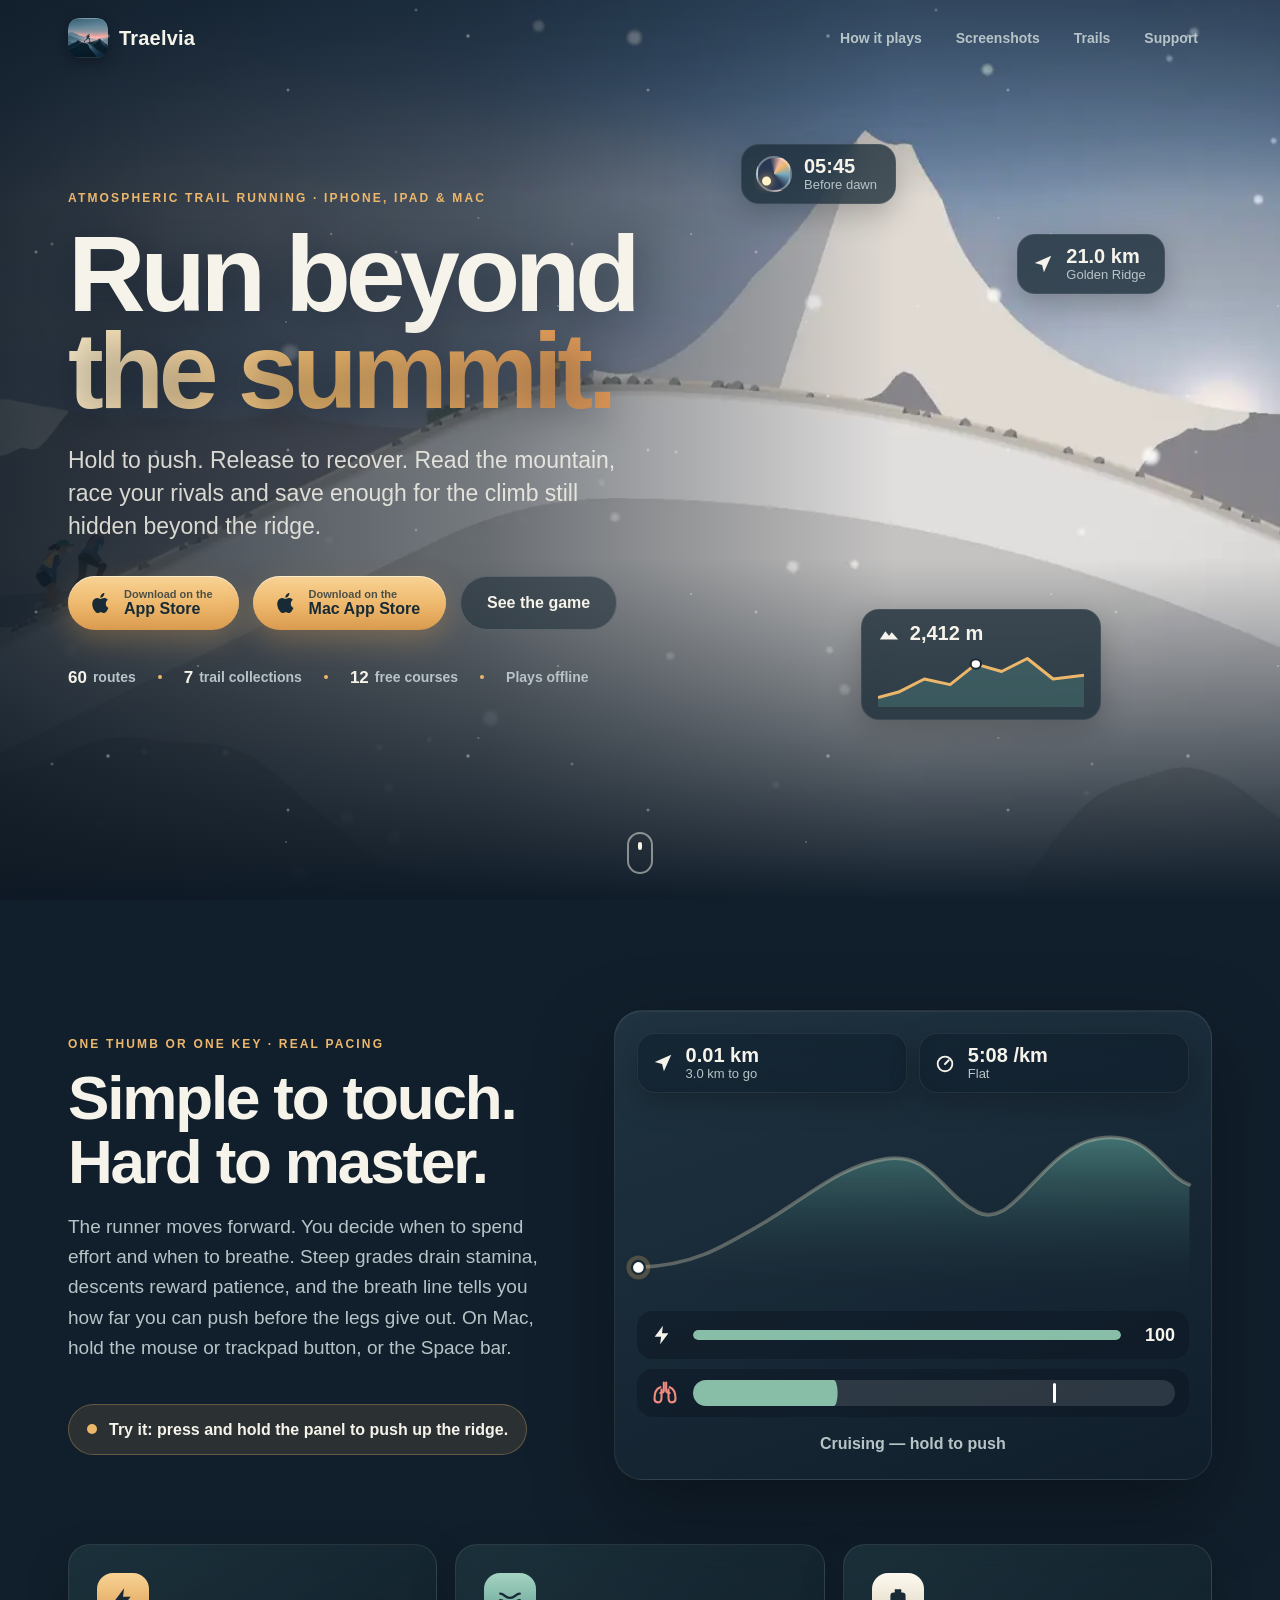
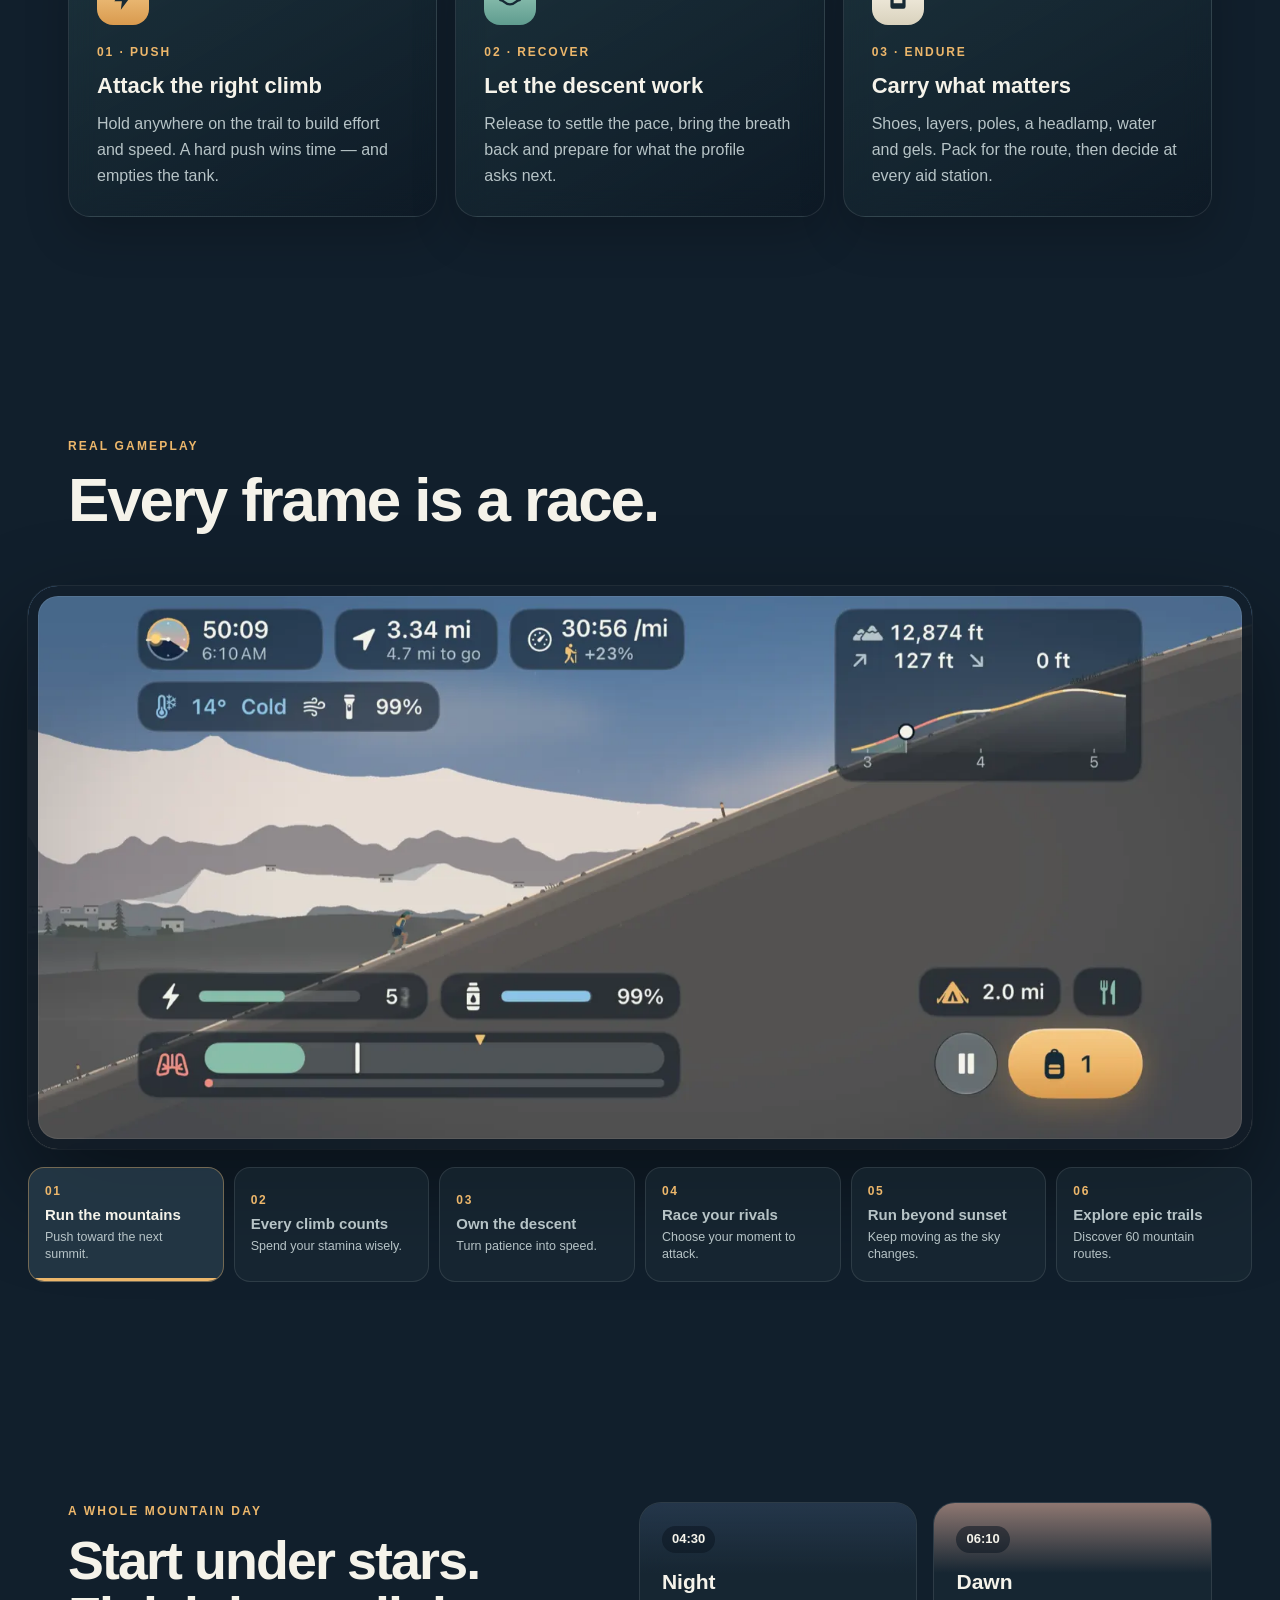
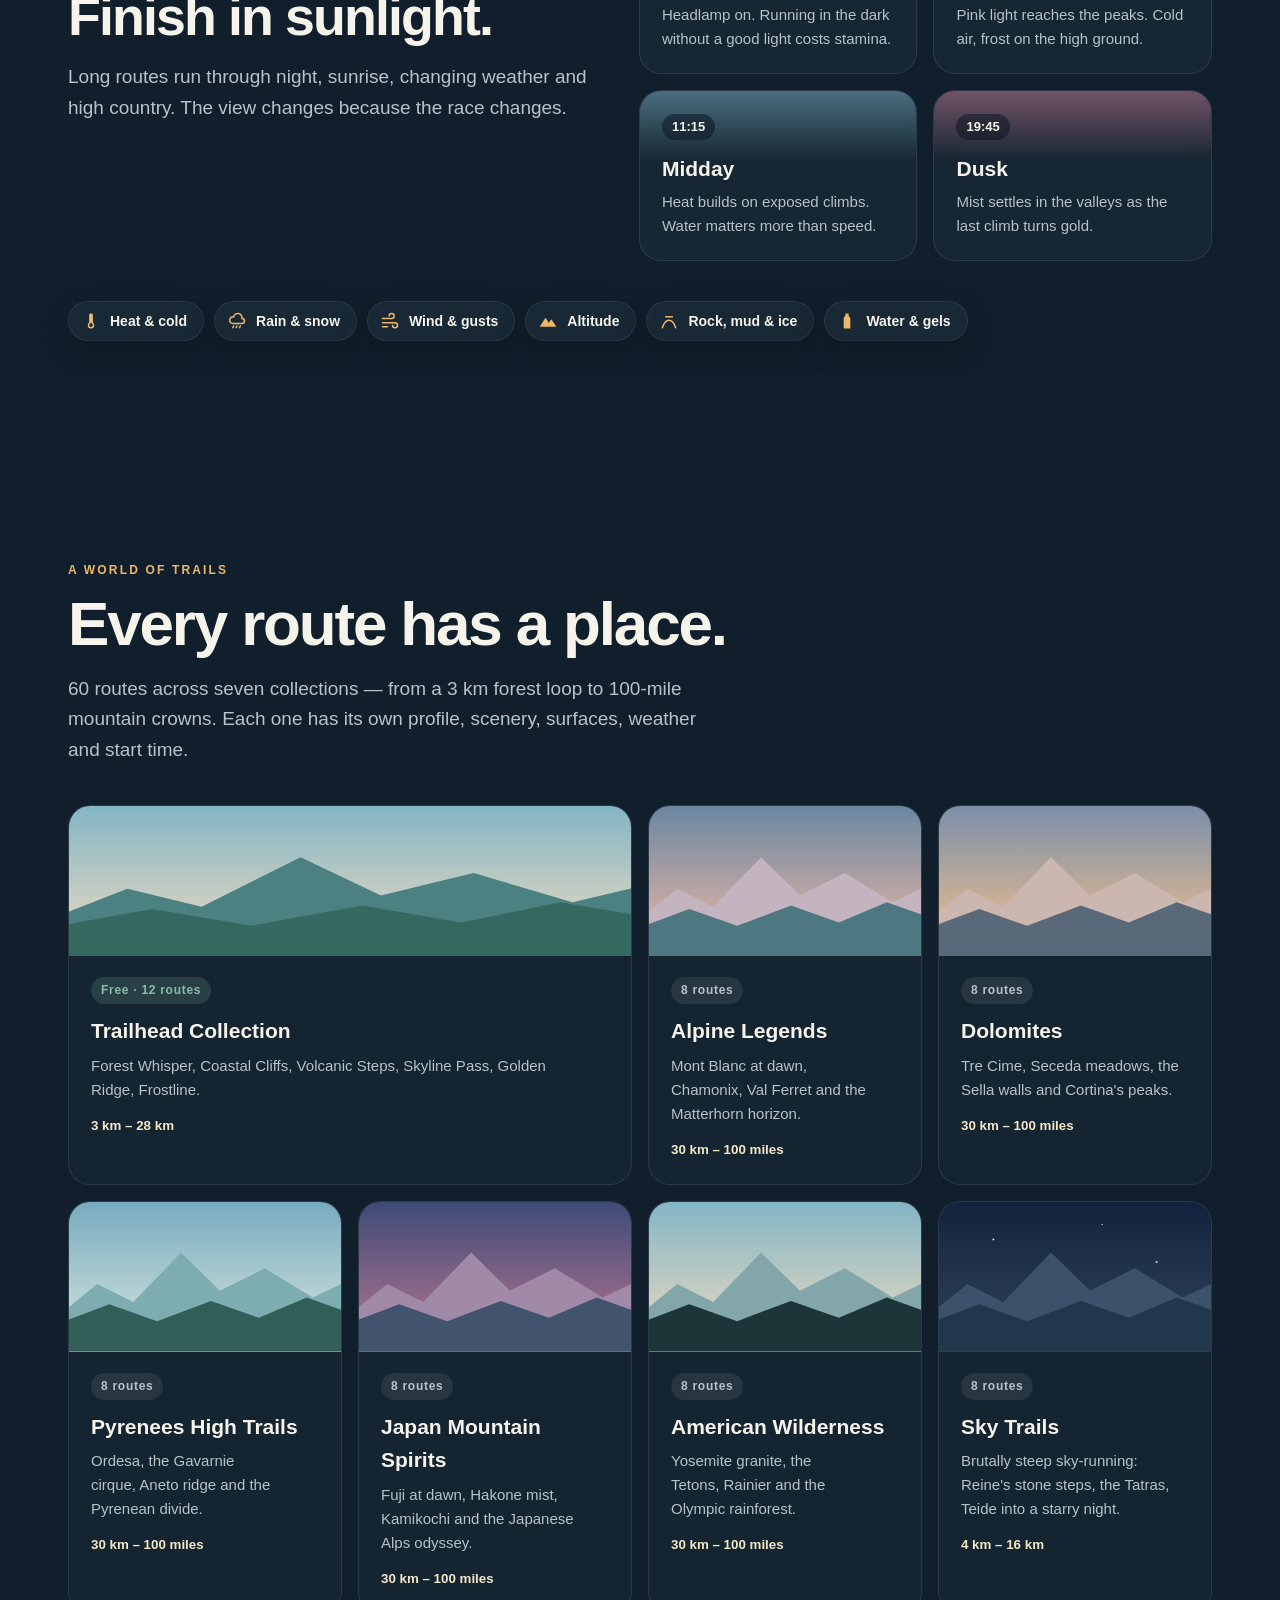
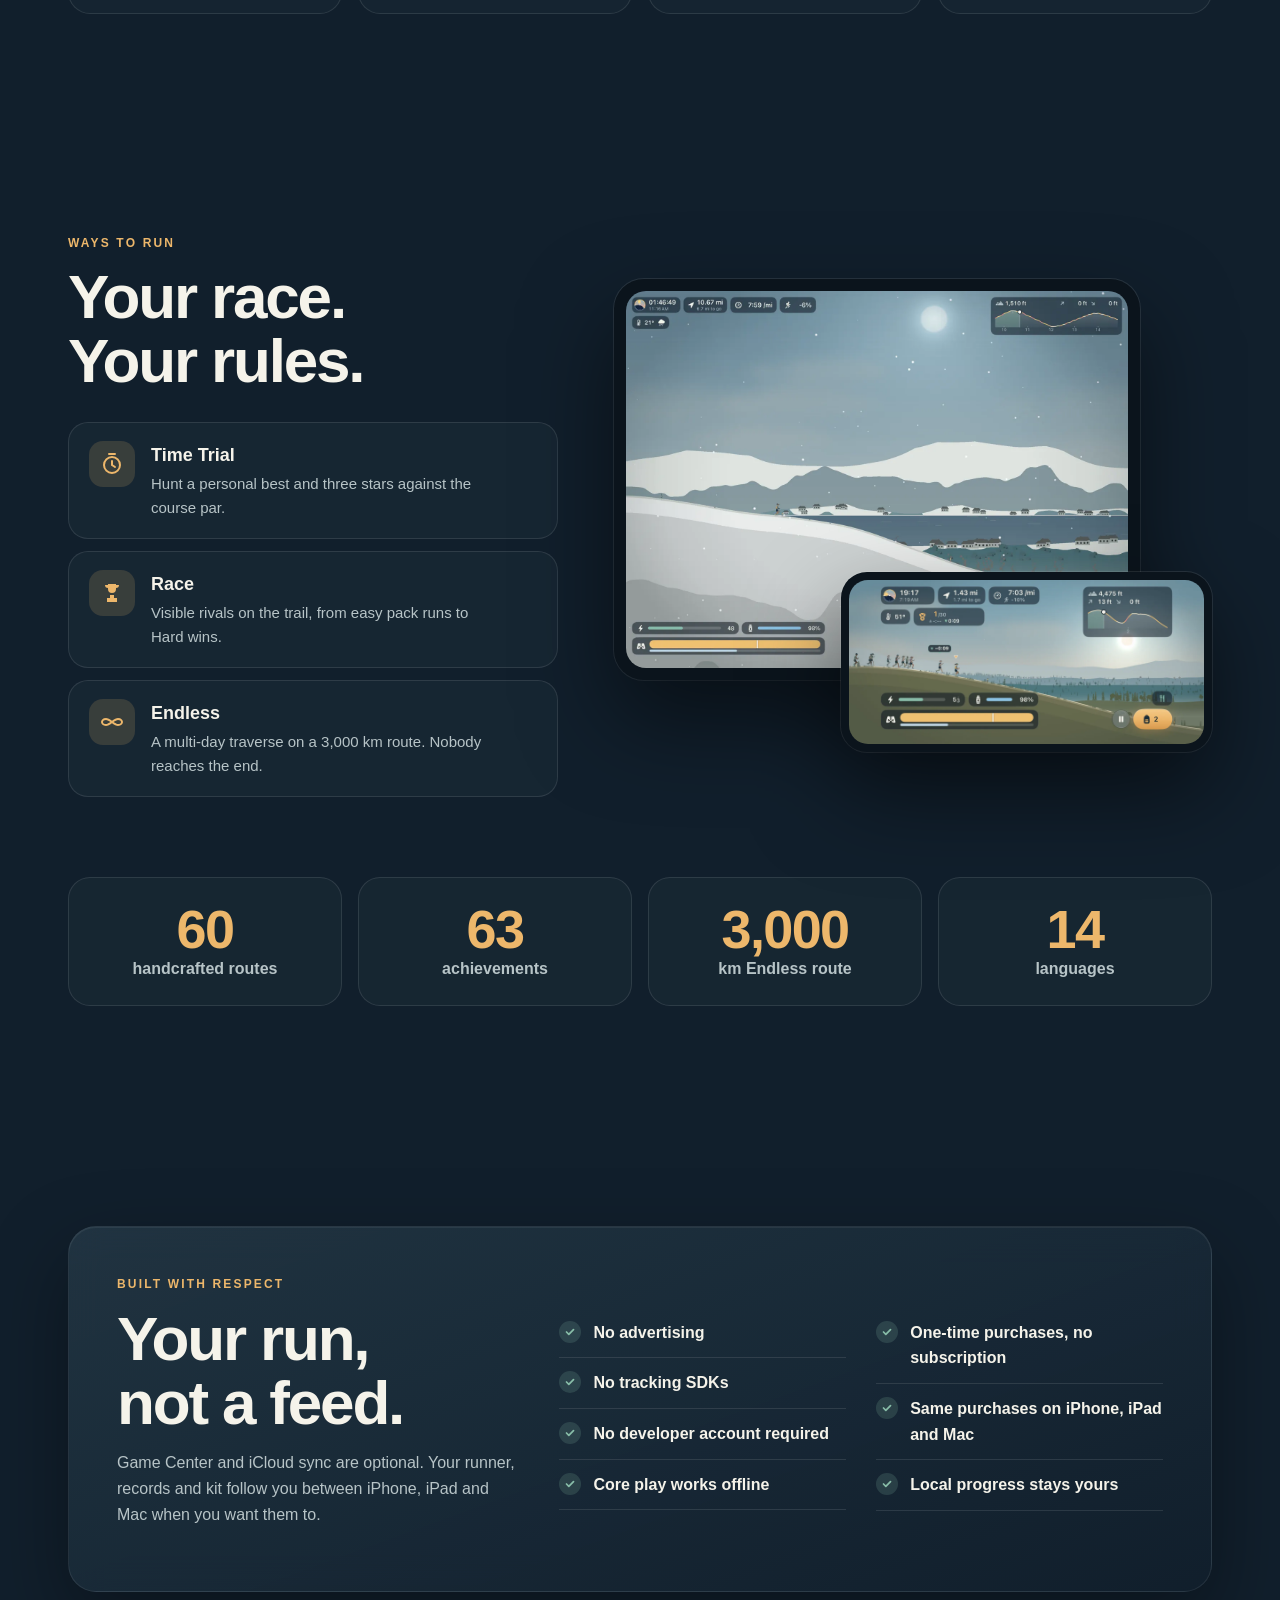
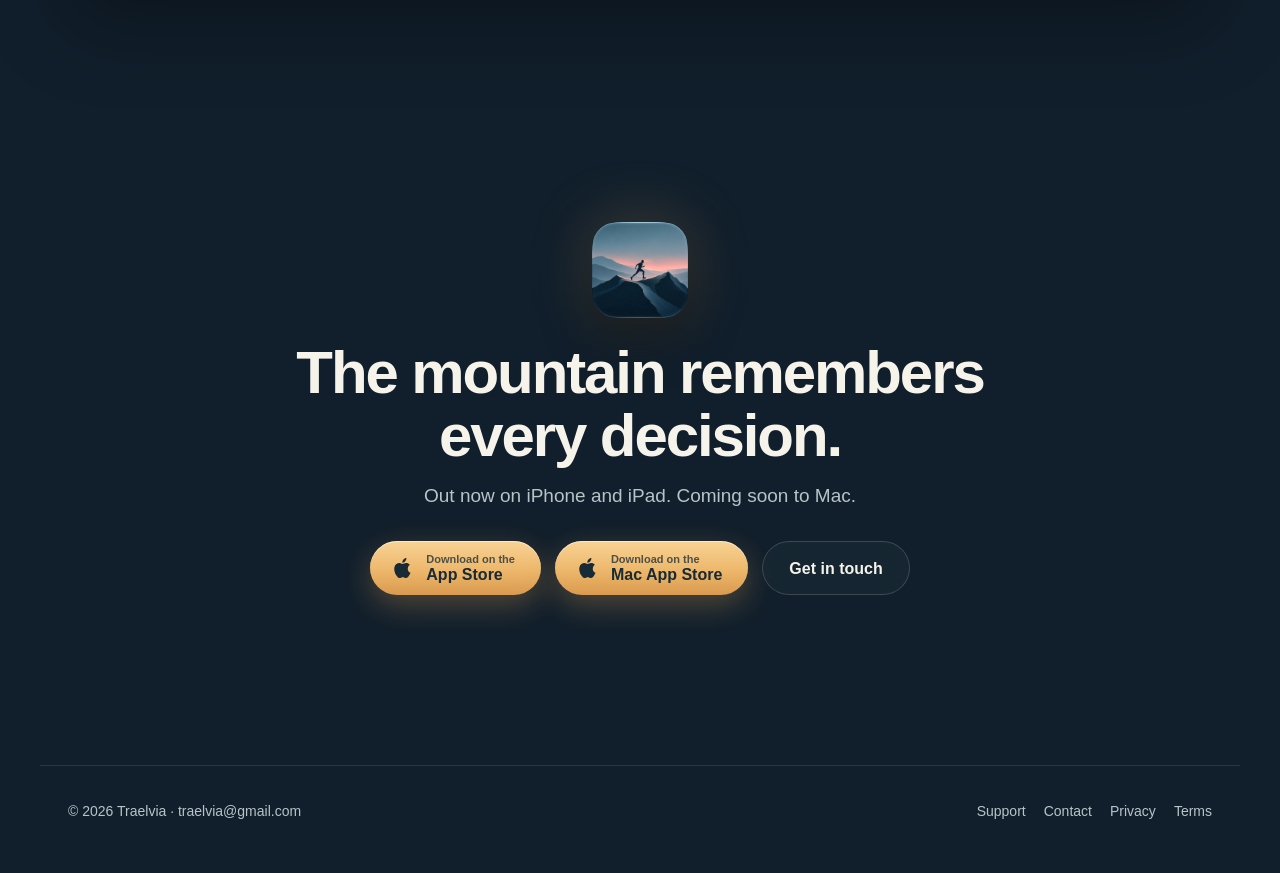
<file: index.html>
<!doctype html>
<html lang="en">
<head>
<meta charset="utf-8">
<meta name="viewport" content="width=device-width,initial-scale=1,viewport-fit=cover">
<title>Traelvia — Trail Running Through Mountains, Weather and Light</title>
<meta name="description" content="An atmospheric trail-running game for iPhone, iPad and Mac. Hold to push, release to recover, read the mountain and race rivals across 60 routes from dawn into night.">
<link rel="canonical" href="https://traelvia.github.io/">
<meta name="theme-color" content="#111f2c">
<meta name="apple-itunes-app" content="app-id=6827587445">
<meta property="og:type" content="website">
<meta property="og:site_name" content="Traelvia">
<meta property="og:url" content="https://traelvia.github.io/">
<meta property="og:title" content="Traelvia — Run beyond the summit">
<meta property="og:description" content="One thumb. Vast mountains. Every climb is a decision.">
<meta property="og:image" content="https://traelvia.github.io/media/og.jpg">
<meta name="twitter:card" content="summary_large_image">
<link rel="icon" href="icon.png">
<link rel="apple-touch-icon" href="icon.png">
<link rel="preload" as="image" href="media/hero-poster.webp" type="image/webp">
<link rel="stylesheet" href="styles.css">
<script src="site.js" defer></script>
<script type="application/ld+json">{"@context":"https://schema.org","@type":"VideoGame","name":"Traelvia","alternateName":"Traelvia: Trail Running","operatingSystem":"iOS, iPadOS, macOS","applicationCategory":"GameApplication","gamePlatform":["iPhone","iPad","Mac"],"genre":["Sports","Strategy"],"url":"https://traelvia.github.io/","image":"https://traelvia.github.io/media/og.jpg","installUrl":"https://apps.apple.com/app/id6827587445"}</script>
</head>
<body class="home">
<a class="skip" href="#main">Skip to content</a>

<!-- Fixed, scroll-driven sky: the page moves from night through dawn and day into dusk as you scroll. -->
<div class="sky" aria-hidden="true">
  <div class="sky-stars"></div>
  <div class="sky-sun"></div>
  <div class="sky-fog"></div>
  <svg class="sky-ridges" viewBox="0 0 1600 420" preserveAspectRatio="none">
    <path class="ridge r1" d="M0 250L120 170 210 222 360 82 470 178 590 108 730 228 840 148 960 218 1090 48 1240 208 1350 148 1500 258 1600 220V420H0Z"/>
    <path class="ridge r2" d="M0 310L110 240 230 280 390 160 490 250 620 190 760 300 900 210 1010 290 1140 170 1280 310 1390 250 1500 320 1600 290V420H0Z"/>
    <path class="ridge r3" d="M0 360L150 300 240 334 370 264 500 344 600 294 730 358 860 274 1000 352 1120 286 1220 340 1350 280 1500 364 1600 340V420H0Z"/>
  </svg>
</div>

<header class="site-nav" data-nav>
  <nav class="nav" aria-label="Primary">
    <a class="brand" href="./"><img src="icon.png" alt="" width="40" height="40"><span>Traelvia</span></a>
    <ul>
      <li><a href="#play">How it plays</a></li>
      <li><a href="#gallery">Screenshots</a></li>
      <li><a href="#world">Trails</a></li>
      <li><a href="support.html">Support</a></li>
    </ul>
  </nav>
</header>

<section class="hero" aria-labelledby="hero-title">
  <div class="hero-media" aria-hidden="true">
    <picture>
      <source srcset="media/hero-poster.webp" type="image/webp">
      <img class="hero-poster" src="media/hero-poster.jpg" alt="" width="1920" height="824">
    </picture>
    <video class="hero-video" muted loop playsinline preload="none" data-hero-video data-src="media/hero.mp4"></video>
    <div class="hero-shade"></div>
    <div class="hero-snow"></div>
  </div>

  <!-- Decorative HUD chips that mirror the in-game run HUD. -->
  <div class="hud-float" aria-hidden="true">
    <div class="hud chip c1"><span class="dial"></span><span><b data-clock>05:42</b><small>Before dawn</small></span></div>
    <div class="hud chip c2"><svg viewBox="0 0 24 24" class="ic"><path d="M3 11 21 3l-8 18-2-8-8-2Z"/></svg><span><b>21.0 km</b><small>Golden Ridge</small></span></div>
    <div class="hud chip c3 profile-chip">
      <span class="pc-head"><svg viewBox="0 0 24 24" class="ic"><path d="m2 18 6-9 4 5 3-4 7 8Z"/></svg><b>2,412 m</b></span>
      <svg class="mini-profile" viewBox="0 0 200 60" preserveAspectRatio="none"><path class="mp-fill" d="M0 50 20 44 45 30 70 36 95 14 120 22 145 8 170 30 200 26V60H0Z"/><path class="mp-line" d="M0 50 20 44 45 30 70 36 95 14 120 22 145 8 170 30 200 26"/><circle class="mp-dot" cx="95" cy="14" r="5"/></svg>
    </div>
  </div>

  <div class="hero-inner">
    <p class="kicker">Atmospheric trail running · iPhone, iPad &amp; Mac</p>
    <h1 id="hero-title">Run beyond <em>the summit.</em></h1>
    <p class="lead">Hold to push. Release to recover. Read the mountain, race your rivals and save enough for the climb still hidden beyond the ridge.</p>
    <div class="actions">
      <a class="button store" href="https://apps.apple.com/app/id6827587445" rel="noopener"><svg viewBox="0 0 24 24" class="ic" aria-hidden="true"><path d="M16.4 12.6c0-2.3 1.9-3.4 2-3.5-1.1-1.6-2.8-1.8-3.4-1.8-1.4-.1-2.8.9-3.5.9s-1.8-.9-3-.8c-1.5 0-3 .9-3.8 2.3-1.6 2.8-.4 7 1.2 9.3.8 1.1 1.7 2.4 2.9 2.3 1.2 0 1.6-.7 3-.7s1.8.7 3 .7c1.3 0 2.1-1.1 2.8-2.3.9-1.3 1.3-2.6 1.3-2.6s-2.5-1-2.5-3.8ZM14.1 5.8c.6-.8 1.1-1.9 1-3-.9 0-2.1.6-2.7 1.4-.6.7-1.1 1.8-1 2.9 1 .1 2.1-.5 2.7-1.3Z"/></svg><span><small>Download on the</small>App Store</span></a>
      <a class="button store mac" href="https://apps.apple.com/app/id6827587445?platform=mac" rel="noopener"><svg viewBox="0 0 24 24" class="ic" aria-hidden="true"><path d="M16.4 12.6c0-2.3 1.9-3.4 2-3.5-1.1-1.6-2.8-1.8-3.4-1.8-1.4-.1-2.8.9-3.5.9s-1.8-.9-3-.8c-1.5 0-3 .9-3.8 2.3-1.6 2.8-.4 7 1.2 9.3.8 1.1 1.7 2.4 2.9 2.3 1.2 0 1.6-.7 3-.7s1.8.7 3 .7c1.3 0 2.1-1.1 2.8-2.3.9-1.3 1.3-2.6 1.3-2.6s-2.5-1-2.5-3.8ZM14.1 5.8c.6-.8 1.1-1.9 1-3-.9 0-2.1.6-2.7 1.4-.6.7-1.1 1.8-1 2.9 1 .1 2.1-.5 2.7-1.3Z"/></svg><span><small>Download on the</small>Mac App Store</span></a>
      <a class="button ghost" href="#gallery">See the game</a>
    </div>
    <ul class="hero-facts" aria-label="At a glance">
      <li><b>60</b> routes</li>
      <li><b>7</b> trail collections</li>
      <li><b>12</b> free courses</li>
      <li>Plays offline</li>
    </ul>
  </div>
  <a class="scroll-cue" href="#play" aria-label="Scroll to how it plays"><span></span></a>
</section>

<main id="main">

  <section class="section" id="play" aria-labelledby="play-title">
    <div class="split">
      <div>
        <p class="eyebrow">One thumb or one key · Real pacing</p>
        <h2 id="play-title">Simple to touch.<br>Hard to master.</h2>
        <p class="section-lead">The runner moves forward. You decide when to spend effort and when to breathe. Steep grades drain stamina, descents reward patience, and the breath line tells you how far you can push before the legs give out. On Mac, hold the mouse or trackpad button, or the Space bar.</p>
        <p class="try-hint"><span class="pulse-dot" aria-hidden="true"></span>Try it: press and hold the panel to push up the ridge.</p>
      </div>

      <!-- Interactive mini run: hold to push, release to recover. Mirrors the in-game HUD. -->
      <div class="demo hud-panel" data-demo tabindex="0" role="application" aria-label="Pacing demo. Press and hold, or hold the space bar, to push the effort; release to recover.">
        <div class="demo-top">
          <div class="hud chip"><svg viewBox="0 0 24 24" class="ic"><path d="M3 11 21 3l-8 18-2-8-8-2Z"/></svg><span><b data-demo-dist>0.00 km</b><small data-demo-togo>3.0 km to go</small></span></div>
          <div class="hud chip"><svg viewBox="0 0 24 24" class="ic"><circle cx="12" cy="13" r="8" fill="none" stroke="currentColor" stroke-width="2"/><path d="m12 13 4-4" stroke="currentColor" stroke-width="2.2" stroke-linecap="round"/></svg><span><b data-demo-pace>—</b><small data-demo-grade>Flat</small></span></div>
        </div>
        <svg class="demo-profile" viewBox="0 0 600 200" preserveAspectRatio="none" aria-hidden="true">
          <defs>
            <linearGradient id="demoFill" x1="0" y1="0" x2="0" y2="1"><stop offset="0" stop-color="#477b78" stop-opacity=".9"/><stop offset="1" stop-color="#172a35" stop-opacity="0"/></linearGradient>
          </defs>
          <path class="dp-fill" d="M0 170 C60 168 90 150 140 120 S220 60 270 52 330 90 370 110 440 40 500 30 570 70 600 80 V200 H0Z"/>
          <path class="dp-line" data-demo-path d="M0 170 C60 168 90 150 140 120 S220 60 270 52 330 90 370 110 440 40 500 30 570 70 600 80"/>
          <path class="dp-done" data-demo-done d="M0 170 C60 168 90 150 140 120 S220 60 270 52 330 90 370 110 440 40 500 30 570 70 600 80"/>
          <g data-demo-runner><circle r="13" class="dp-halo"/><circle r="7" class="dp-dot"/></g>
        </svg>
        <div class="demo-bars">
          <div class="bar-row"><svg viewBox="0 0 24 24" class="ic bolt"><path d="M13 2 4 14h7l-1 8 9-12h-7Z"/></svg><div class="bar"><i class="fill stamina" data-demo-stamina></i></div><b data-demo-stamina-n>100</b></div>
          <div class="bar-row effort"><svg viewBox="0 0 24 24" class="ic lungs"><path d="M11 3v7c0 1-1 2-2 2H8M13 3v7c0 1 1 2 2 2h1M8 7C5 8 3 12 3 17c0 2 1 3 3 3s3-1 3-4V9M16 7c3 1 5 5 5 10 0 2-1 3-3 3s-3-1-3-4V9" fill="none" stroke="currentColor" stroke-width="1.8" stroke-linecap="round"/></svg><div class="bar tall"><i class="fill effort-fill" data-demo-effort></i><i class="breath" data-demo-breath></i></div></div>
        </div>
        <p class="demo-status" data-demo-status aria-live="polite">Hold to push</p>
      </div>
    </div>

    <div class="features">
      <article class="card">
        <span class="badge-ic"><svg viewBox="0 0 24 24"><path d="M13 2 4 14h7l-1 8 9-12h-7Z"/></svg></span>
        <span class="number">01 · Push</span>
        <h3>Attack the right climb</h3>
        <p>Hold anywhere on the trail to build effort and speed. A hard push wins time — and empties the tank.</p>
      </article>
      <article class="card">
        <span class="badge-ic teal"><svg viewBox="0 0 24 24"><path d="M3 7c4 0 4 4 9 4s5-4 9-4M3 13c4 0 4 4 9 4s5-4 9-4" fill="none" stroke="currentColor" stroke-width="2.2" stroke-linecap="round"/></svg></span>
        <span class="number">02 · Recover</span>
        <h3>Let the descent work</h3>
        <p>Release to settle the pace, bring the breath back and prepare for what the profile asks next.</p>
      </article>
      <article class="card">
        <span class="badge-ic cream"><svg viewBox="0 0 24 24"><path d="M9 3h6v3h1a3 3 0 0 1 3 3v10a2 2 0 0 1-2 2H7a2 2 0 0 1-2-2V9a3 3 0 0 1 3-3h1Zm-1 10v3h8v-3Z"/></svg></span>
        <span class="number">03 · Endure</span>
        <h3>Carry what matters</h3>
        <p>Shoes, layers, poles, a headlamp, water and gels. Pack for the route, then decide at every aid station.</p>
      </article>
    </div>
  </section>

  <section class="gallery-wrap" id="gallery" aria-labelledby="gallery-title">
    <div class="section narrow-top">
      <p class="eyebrow">Real gameplay</p>
      <h2 id="gallery-title">Every frame is a race.</h2>
    </div>
    <div class="gallery" data-gallery>
      <div class="stage">
        <figure class="shot is-active" data-shot>
          <picture><source srcset="media/01-run-the-mountains.webp" type="image/webp"><img src="media/01-run-the-mountains.jpg" alt="A runner climbing a long snowy ridge at dawn, with the run HUD showing time, distance, pace, temperature, elevation profile, stamina and water." width="1600" height="736" loading="lazy" decoding="async"></picture>
        </figure>
        <figure class="shot" data-shot>
          <picture><source srcset="media/02-every-climb-counts.webp" type="image/webp"><img src="media/02-every-climb-counts.jpg" alt="A steep climb where stamina runs low and the effort bar decides the pace." width="1600" height="736" loading="lazy" decoding="async"></picture>
        </figure>
        <figure class="shot" data-shot>
          <picture><source srcset="media/03-own-the-descent.webp" type="image/webp"><img src="media/03-own-the-descent.jpg" alt="A runner with a headlamp descending at dusk beneath a volcano above a sea of mist." width="1600" height="736" loading="lazy" decoding="async"></picture>
        </figure>
        <figure class="shot" data-shot>
          <picture><source srcset="media/04-race-your-rivals.webp" type="image/webp"><img src="media/04-race-your-rivals.jpg" alt="Leading a field of thirty rivals along a forest ridge above a lake in morning sun." width="1600" height="736" loading="lazy" decoding="async"></picture>
        </figure>
        <figure class="shot" data-shot>
          <picture><source srcset="media/05-run-beyond-sunset.webp" type="image/webp"><img src="media/05-run-beyond-sunset.jpg" alt="A night run along the coast under the moon, lit by a headlamp." width="1600" height="736" loading="lazy" decoding="async"></picture>
        </figure>
        <figure class="shot" data-shot>
          <picture><source srcset="media/06-explore-epic-trails.webp" type="image/webp"><img src="media/06-explore-epic-trails.jpg" alt="Running through falling snow past a frozen fjord and a village of small cabins." width="1600" height="736" loading="lazy" decoding="async"></picture>
        </figure>
      </div>
      <div class="gallery-tabs" role="tablist" aria-label="Screenshots">
        <button role="tab" aria-selected="true" data-tab><span class="t-n">01</span><b>Run the mountains</b><small>Push toward the next summit.</small><i class="t-progress"></i></button>
        <button role="tab" aria-selected="false" data-tab><span class="t-n">02</span><b>Every climb counts</b><small>Spend your stamina wisely.</small><i class="t-progress"></i></button>
        <button role="tab" aria-selected="false" data-tab><span class="t-n">03</span><b>Own the descent</b><small>Turn patience into speed.</small><i class="t-progress"></i></button>
        <button role="tab" aria-selected="false" data-tab><span class="t-n">04</span><b>Race your rivals</b><small>Choose your moment to attack.</small><i class="t-progress"></i></button>
        <button role="tab" aria-selected="false" data-tab><span class="t-n">05</span><b>Run beyond sunset</b><small>Keep moving as the sky changes.</small><i class="t-progress"></i></button>
        <button role="tab" aria-selected="false" data-tab><span class="t-n">06</span><b>Explore epic trails</b><small>Discover 60 mountain routes.</small><i class="t-progress"></i></button>
      </div>
    </div>
  </section>

  <section class="section" aria-labelledby="day-title">
    <div class="day">
      <div class="day-copy reveal">
        <p class="eyebrow">A whole mountain day</p>
        <h2 id="day-title">Start under stars.<br>Finish in sunlight.</h2>
        <p class="section-lead">Long routes run through night, sunrise, changing weather and high country. The view changes because the race changes.</p>
      </div>
      <ol class="timeline">
        <li class="reveal t-night"><span class="t-time">04:30</span><b>Night</b><p>Headlamp on. Running in the dark without a good light costs stamina.</p></li>
        <li class="reveal t-dawn"><span class="t-time">06:10</span><b>Dawn</b><p>Pink light reaches the peaks. Cold air, frost on the high ground.</p></li>
        <li class="reveal t-day"><span class="t-time">11:15</span><b>Midday</b><p>Heat builds on exposed climbs. Water matters more than speed.</p></li>
        <li class="reveal t-dusk"><span class="t-time">19:45</span><b>Dusk</b><p>Mist settles in the valleys as the last climb turns gold.</p></li>
      </ol>
    </div>
    <div class="conditions reveal" aria-label="Course conditions">
      <span class="hud chip sm"><svg viewBox="0 0 24 24" class="ic"><path d="M12 3v11M9 17a3 3 0 1 0 6 0c0-1.2-.7-2.2-1.6-2.7V5a1.4 1.4 0 0 0-2.8 0v9.3A3 3 0 0 0 9 17Z" fill="none" stroke="currentColor" stroke-width="1.8"/></svg>Heat &amp; cold</span>
      <span class="hud chip sm"><svg viewBox="0 0 24 24" class="ic"><path d="M7 15a4 4 0 1 1 1-7.9A5 5 0 0 1 18 9a3 3 0 0 1 0 6Zm1 3-1 2m5-2-1 2m5-2-1 2" fill="none" stroke="currentColor" stroke-width="1.8" stroke-linecap="round"/></svg>Rain &amp; snow</span>
      <span class="hud chip sm"><svg viewBox="0 0 24 24" class="ic"><path d="M3 9h11a3 3 0 1 0-3-3M3 14h15a3 3 0 1 1-3 3M3 19h6" fill="none" stroke="currentColor" stroke-width="1.8" stroke-linecap="round"/></svg>Wind &amp; gusts</span>
      <span class="hud chip sm"><svg viewBox="0 0 24 24" class="ic"><path d="m2 19 7-11 4 6 3-4 6 9Z"/></svg>Altitude</span>
      <span class="hud chip sm"><svg viewBox="0 0 24 24" class="ic"><path d="M4 20c2-6 5-9 8-9s6 3 8 9M8 7h8" fill="none" stroke="currentColor" stroke-width="1.8" stroke-linecap="round"/></svg>Rock, mud &amp; ice</span>
      <span class="hud chip sm"><svg viewBox="0 0 24 24" class="ic"><path d="M10 3h4v3l2 2v12a1 1 0 0 1-1 1H9a1 1 0 0 1-1-1V8l2-2Z"/></svg>Water &amp; gels</span>
    </div>
  </section>

  <section class="section" id="world" aria-labelledby="world-title">
    <p class="eyebrow">A world of trails</p>
    <h2 id="world-title">Every route has a place.</h2>
    <p class="section-lead">60 routes across seven collections — from a 3 km forest loop to 100-mile mountain crowns. Each one has its own profile, scenery, surfaces, weather and start time.</p>
    <div class="packs">
      <article class="pack p-trailhead reveal"><div class="pack-art" aria-hidden="true"></div><div class="pack-body"><span class="tag free">Free · 12 routes</span><h3>Trailhead Collection</h3><p>Forest Whisper, Coastal Cliffs, Volcanic Steps, Skyline Pass, Golden Ridge, Frostline.</p><small>3 km – 28 km</small></div></article>
      <article class="pack p-alpine reveal"><div class="pack-art" aria-hidden="true"></div><div class="pack-body"><span class="tag">8 routes</span><h3>Alpine Legends</h3><p>Mont Blanc at dawn, Chamonix, Val Ferret and the Matterhorn horizon.</p><small>30 km – 100 miles</small></div></article>
      <article class="pack p-dolomites reveal"><div class="pack-art" aria-hidden="true"></div><div class="pack-body"><span class="tag">8 routes</span><h3>Dolomites</h3><p>Tre Cime, Seceda meadows, the Sella walls and Cortina's peaks.</p><small>30 km – 100 miles</small></div></article>
      <article class="pack p-pyrenees reveal"><div class="pack-art" aria-hidden="true"></div><div class="pack-body"><span class="tag">8 routes</span><h3>Pyrenees High Trails</h3><p>Ordesa, the Gavarnie cirque, Aneto ridge and the Pyrenean divide.</p><small>30 km – 100 miles</small></div></article>
      <article class="pack p-japan reveal"><div class="pack-art" aria-hidden="true"></div><div class="pack-body"><span class="tag">8 routes</span><h3>Japan Mountain Spirits</h3><p>Fuji at dawn, Hakone mist, Kamikochi and the Japanese Alps odyssey.</p><small>30 km – 100 miles</small></div></article>
      <article class="pack p-america reveal"><div class="pack-art" aria-hidden="true"></div><div class="pack-body"><span class="tag">8 routes</span><h3>American Wilderness</h3><p>Yosemite granite, the Tetons, Rainier and the Olympic rainforest.</p><small>30 km – 100 miles</small></div></article>
      <article class="pack p-sky reveal"><div class="pack-art" aria-hidden="true"></div><div class="pack-body"><span class="tag">8 routes</span><h3>Sky Trails</h3><p>Brutally steep sky-running: Reine's stone steps, the Tatras, Teide into a starry night.</p><small>4 km – 16 km</small></div></article>
    </div>
  </section>

  <section class="section" aria-labelledby="modes-title">
    <div class="modes-grid">
      <div class="reveal">
        <p class="eyebrow">Ways to run</p>
        <h2 id="modes-title">Your race. Your rules.</h2>
        <div class="modes">
          <div class="mode"><span class="mode-ic"><svg viewBox="0 0 24 24"><circle cx="12" cy="13" r="8" fill="none" stroke="currentColor" stroke-width="2"/><path d="M12 9v4l3 2M9 2h6" fill="none" stroke="currentColor" stroke-width="2" stroke-linecap="round"/></svg></span><div><b>Time Trial</b><p>Hunt a personal best and three stars against the course par.</p></div></div>
          <div class="mode"><span class="mode-ic"><svg viewBox="0 0 24 24"><path d="M8 3h8v5a4 4 0 0 1-8 0Zm-3 1h3v3a3 3 0 0 1-3-3Zm14 0h-3v3a3 3 0 0 0 3-3ZM10 14h4v3h3v4H7v-4h3Z"/></svg></span><div><b>Race</b><p>Visible rivals on the trail, from easy pack runs to Hard wins.</p></div></div>
          <div class="mode"><span class="mode-ic"><svg viewBox="0 0 24 24"><path d="M6 9c-3 0-4 2-4 3s1 3 4 3c4 0 8-6 12-6 3 0 4 2 4 3s-1 3-4 3c-4 0-8-6-12-6Z" fill="none" stroke="currentColor" stroke-width="2"/></svg></span><div><b>Endless</b><p>A multi-day traverse on a 3,000 km route. Nobody reaches the end.</p></div></div>
        </div>
      </div>
      <div class="devices reveal">
        <figure class="device ipad">
          <picture><source srcset="media/ipad-explore.webp" type="image/webp"><img src="media/ipad-explore.jpg" alt="Traelvia running on iPad in a snowy Arctic landscape." width="1400" height="1050" loading="lazy" decoding="async"></picture>
        </figure>
        <figure class="device iphone">
          <picture><source srcset="media/04-race-your-rivals.webp" type="image/webp"><img src="media/04-race-your-rivals.jpg" alt="" width="1600" height="736" loading="lazy" decoding="async"></picture>
        </figure>
      </div>
    </div>
    <ul class="stats reveal" aria-label="Traelvia in numbers">
      <li><b data-count="60">60</b><span>handcrafted routes</span></li>
      <li><b data-count="63">63</b><span>achievements</span></li>
      <li><b data-count="3000">3,000</b><span>km Endless route</span></li>
      <li><b data-count="14">14</b><span>languages</span></li>
    </ul>
  </section>

  <section class="section" aria-labelledby="fair-title">
    <div class="fair hud-panel reveal">
      <div>
        <p class="eyebrow">Built with respect</p>
        <h2 id="fair-title">Your run,<br>not a feed.</h2>
        <p class="muted">Game Center and iCloud sync are optional. Your runner, records and kit follow you between iPhone, iPad and Mac when you want them to.</p>
      </div>
      <ul>
        <li>No advertising</li>
        <li>No tracking SDKs</li>
        <li>No developer account required</li>
        <li>Core play works offline</li>
        <li>One-time purchases, no subscription</li>
        <li>Same purchases on iPhone, iPad and Mac</li>
        <li>Local progress stays yours</li>
      </ul>
    </div>
  </section>

  <section class="finale" aria-labelledby="finale-title">
    <div class="finale-inner reveal">
      <img src="icon.png" alt="" width="96" height="96" class="finale-icon">
      <h2 id="finale-title">The mountain remembers<br>every decision.</h2>
      <p class="section-lead">Out now on iPhone and iPad. Coming soon to Mac.</p>
      <div class="actions center">
        <a class="button store" href="https://apps.apple.com/app/id6827587445" rel="noopener"><svg viewBox="0 0 24 24" class="ic" aria-hidden="true"><path d="M16.4 12.6c0-2.3 1.9-3.4 2-3.5-1.1-1.6-2.8-1.8-3.4-1.8-1.4-.1-2.8.9-3.5.9s-1.8-.9-3-.8c-1.5 0-3 .9-3.8 2.3-1.6 2.8-.4 7 1.2 9.3.8 1.1 1.7 2.4 2.9 2.3 1.2 0 1.6-.7 3-.7s1.8.7 3 .7c1.3 0 2.1-1.1 2.8-2.3.9-1.3 1.3-2.6 1.3-2.6s-2.5-1-2.5-3.8ZM14.1 5.8c.6-.8 1.1-1.9 1-3-.9 0-2.1.6-2.7 1.4-.6.7-1.1 1.8-1 2.9 1 .1 2.1-.5 2.7-1.3Z"/></svg><span><small>Download on the</small>App Store</span></a>
        <a class="button store mac" href="https://apps.apple.com/app/id6827587445?platform=mac" rel="noopener"><svg viewBox="0 0 24 24" class="ic" aria-hidden="true"><path d="M16.4 12.6c0-2.3 1.9-3.4 2-3.5-1.1-1.6-2.8-1.8-3.4-1.8-1.4-.1-2.8.9-3.5.9s-1.8-.9-3-.8c-1.5 0-3 .9-3.8 2.3-1.6 2.8-.4 7 1.2 9.3.8 1.1 1.7 2.4 2.9 2.3 1.2 0 1.6-.7 3-.7s1.8.7 3 .7c1.3 0 2.1-1.1 2.8-2.3.9-1.3 1.3-2.6 1.3-2.6s-2.5-1-2.5-3.8ZM14.1 5.8c.6-.8 1.1-1.9 1-3-.9 0-2.1.6-2.7 1.4-.6.7-1.1 1.8-1 2.9 1 .1 2.1-.5 2.7-1.3Z"/></svg><span><small>Download on the</small>Mac App Store</span></a>
        <a class="button ghost" href="contact.html">Get in touch</a>
      </div>
    </div>
  </section>
</main>

<footer>
  <span>© <span data-year>2026</span> Traelvia · <a href="mailto:traelvia@gmail.com">traelvia@gmail.com</a></span>
  <nav aria-label="Footer"><a href="support.html">Support</a><a href="contact.html">Contact</a><a href="privacy.html">Privacy</a><a href="terms.html">Terms</a></nav>
</footer>
</body>
</html>
</file>
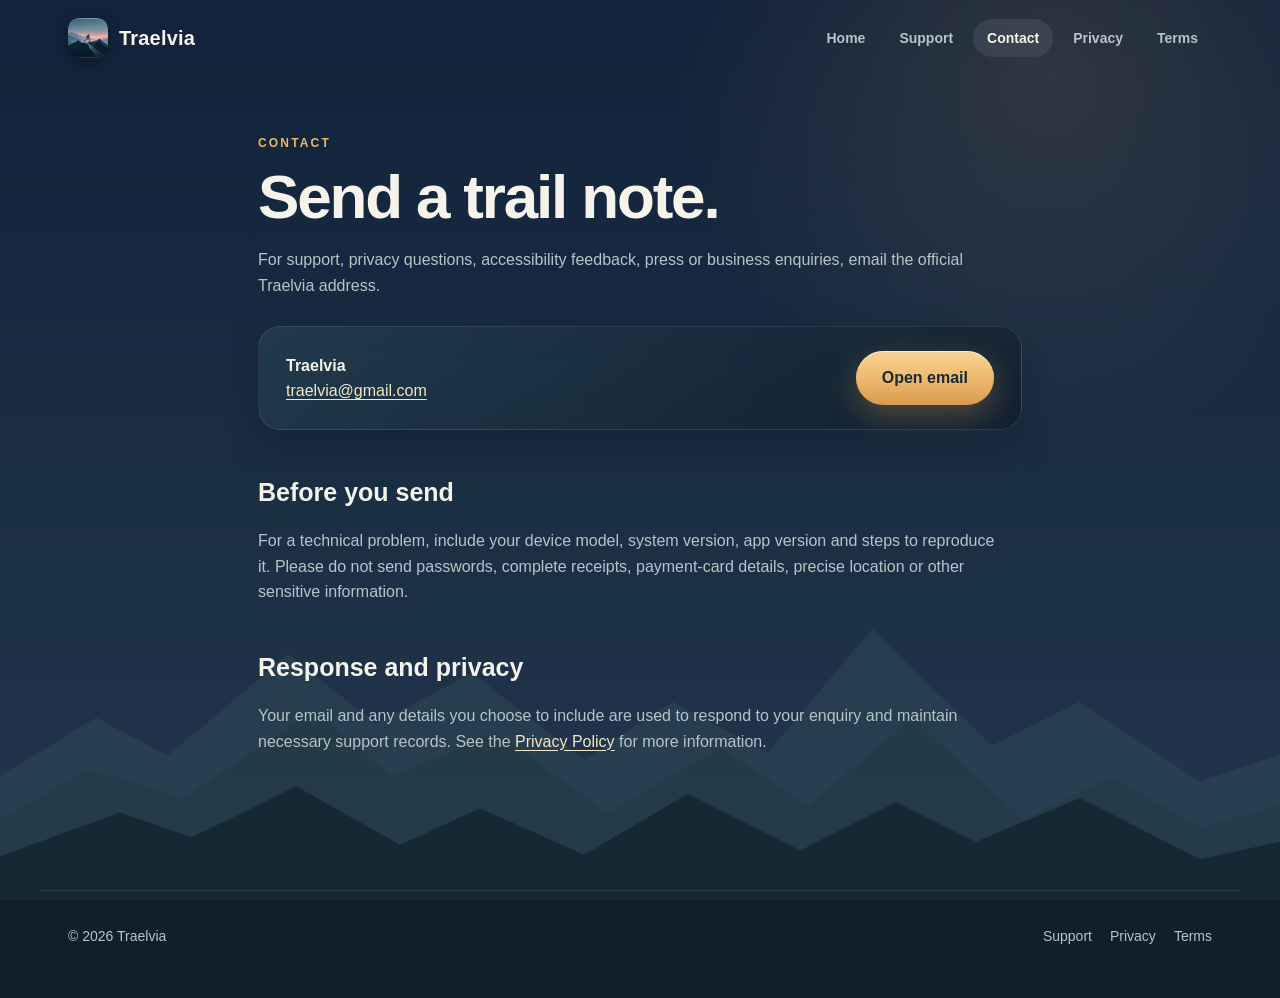
<file: contact.html>
<!doctype html><html lang="en"><head><meta charset="utf-8"><meta name="viewport" content="width=device-width,initial-scale=1"><title>Contact — Traelvia</title><meta name="description" content="Contact Traelvia support."><link rel="canonical" href="https://traelvia.github.io/contact.html"><link rel="icon" href="icon.png"><link rel="stylesheet" href="styles.css"><script src="site.js" defer></script></head><body><a class="skip" href="#main">Skip to content</a><nav class="nav"><a class="brand" href="./"><img src="icon.png" alt=""><span>Traelvia</span></a><ul><li><a href="./">Home</a></li><li><a href="support.html">Support</a></li><li><a href="contact.html" aria-current="page">Contact</a></li><li><a href="privacy.html">Privacy</a></li><li><a href="terms.html">Terms</a></li></ul></nav><main class="page" id="main"><div class="eyebrow">Contact</div><h1>Send a trail note.</h1><p>For support, privacy questions, accessibility feedback, press or business enquiries, email the official Traelvia address.</p><div class="contact-box glass"><span><strong>Traelvia</strong><br><a href="mailto:traelvia@gmail.com">traelvia@gmail.com</a></span><a class="button" href="mailto:traelvia@gmail.com?subject=Traelvia">Open email</a></div><h2>Before you send</h2><p>For a technical problem, include your device model, system version, app version and steps to reproduce it. Please do not send passwords, complete receipts, payment-card details, precise location or other sensitive information.</p><h2>Response and privacy</h2><p>Your email and any details you choose to include are used to respond to your enquiry and maintain necessary support records. See the <a href="privacy.html">Privacy Policy</a> for more information.</p></main><footer><span>© <span data-year>2026</span> Traelvia</span><nav><a href="support.html">Support</a><a href="privacy.html">Privacy</a><a href="terms.html">Terms</a></nav></footer></body></html>
</file>
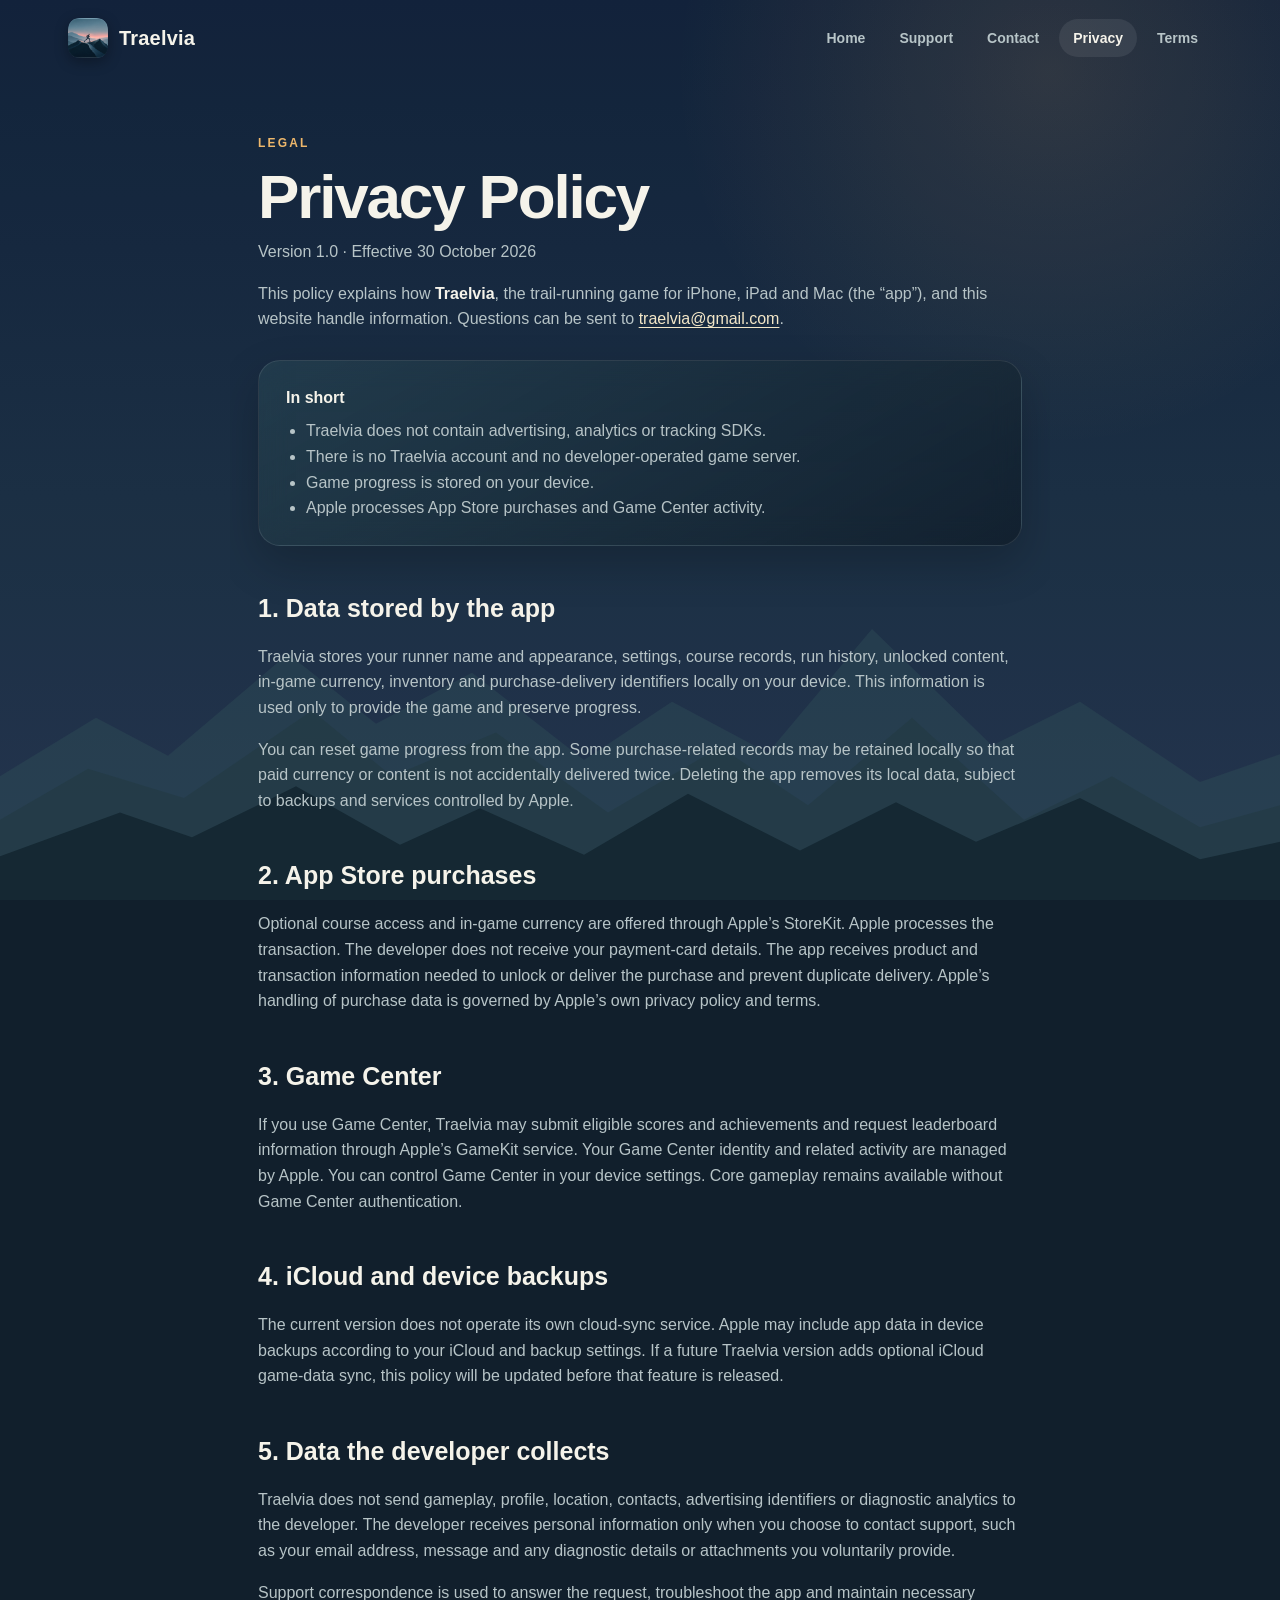
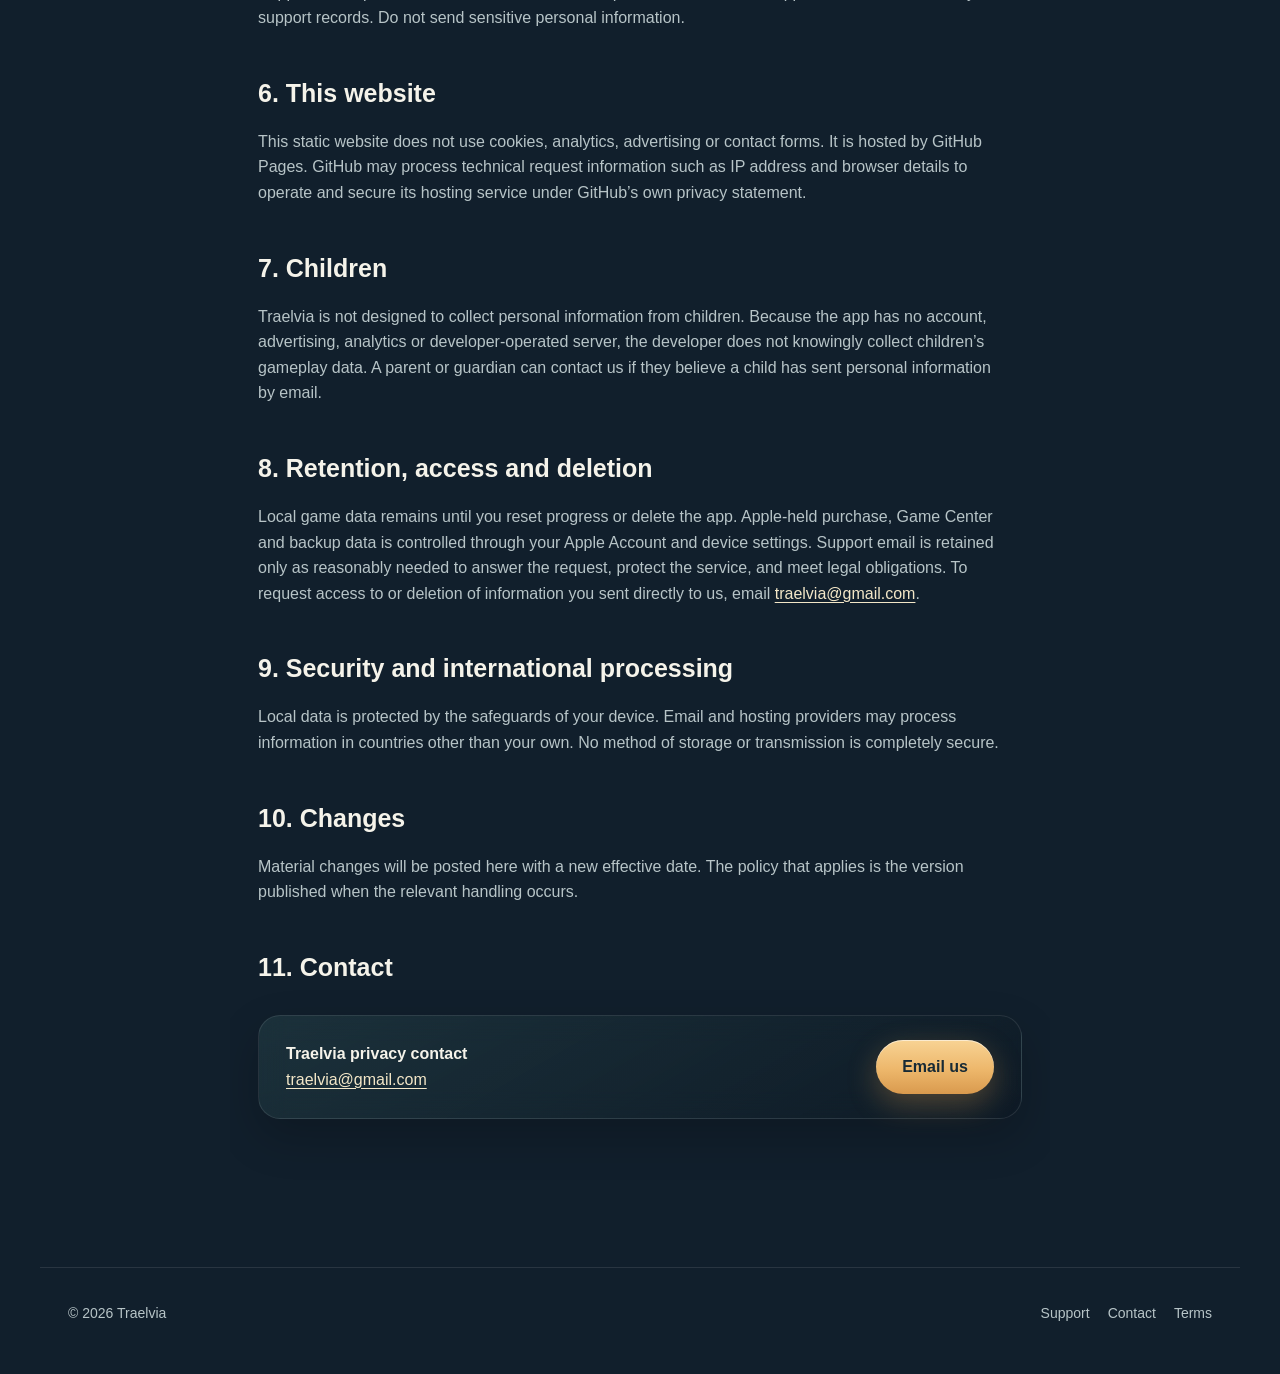
<file: privacy.html>
<!doctype html><html lang="en"><head><meta charset="utf-8"><meta name="viewport" content="width=device-width,initial-scale=1"><title>Privacy Policy — Traelvia</title><meta name="description" content="Traelvia privacy policy."><link rel="canonical" href="https://traelvia.github.io/privacy.html"><link rel="icon" href="icon.png"><link rel="stylesheet" href="styles.css"><script src="site.js" defer></script></head><body><a class="skip" href="#main">Skip to content</a><nav class="nav"><a class="brand" href="./"><img src="icon.png" alt=""><span>Traelvia</span></a><ul><li><a href="./">Home</a></li><li><a href="support.html">Support</a></li><li><a href="contact.html">Contact</a></li><li><a href="privacy.html" aria-current="page">Privacy</a></li><li><a href="terms.html">Terms</a></li></ul></nav><main class="page" id="main"><div class="eyebrow">Legal</div><h1>Privacy Policy</h1><p class="effective">Version 1.0 · Effective 30 October 2026</p><p>This policy explains how <strong>Traelvia</strong>, the trail-running game for iPhone, iPad and Mac (the “app”), and this website handle information. Questions can be sent to <a href="mailto:traelvia@gmail.com">traelvia@gmail.com</a>.</p><div class="summary glass"><strong>In short</strong><ul><li>Traelvia does not contain advertising, analytics or tracking SDKs.</li><li>There is no Traelvia account and no developer-operated game server.</li><li>Game progress is stored on your device.</li><li>Apple processes App Store purchases and Game Center activity.</li></ul></div><h2>1. Data stored by the app</h2><p>Traelvia stores your runner name and appearance, settings, course records, run history, unlocked content, in-game currency, inventory and purchase-delivery identifiers locally on your device. This information is used only to provide the game and preserve progress.</p><p>You can reset game progress from the app. Some purchase-related records may be retained locally so that paid currency or content is not accidentally delivered twice. Deleting the app removes its local data, subject to backups and services controlled by Apple.</p><h2>2. App Store purchases</h2><p>Optional course access and in-game currency are offered through Apple’s StoreKit. Apple processes the transaction. The developer does not receive your payment-card details. The app receives product and transaction information needed to unlock or deliver the purchase and prevent duplicate delivery. Apple’s handling of purchase data is governed by Apple’s own privacy policy and terms.</p><h2>3. Game Center</h2><p>If you use Game Center, Traelvia may submit eligible scores and achievements and request leaderboard information through Apple’s GameKit service. Your Game Center identity and related activity are managed by Apple. You can control Game Center in your device settings. Core gameplay remains available without Game Center authentication.</p><h2>4. iCloud and device backups</h2><p>The current version does not operate its own cloud-sync service. Apple may include app data in device backups according to your iCloud and backup settings. If a future Traelvia version adds optional iCloud game-data sync, this policy will be updated before that feature is released.</p><h2>5. Data the developer collects</h2><p>Traelvia does not send gameplay, profile, location, contacts, advertising identifiers or diagnostic analytics to the developer. The developer receives personal information only when you choose to contact support, such as your email address, message and any diagnostic details or attachments you voluntarily provide.</p><p>Support correspondence is used to answer the request, troubleshoot the app and maintain necessary support records. Do not send sensitive personal information.</p><h2>6. This website</h2><p>This static website does not use cookies, analytics, advertising or contact forms. It is hosted by GitHub Pages. GitHub may process technical request information such as IP address and browser details to operate and secure its hosting service under GitHub’s own privacy statement.</p><h2>7. Children</h2><p>Traelvia is not designed to collect personal information from children. Because the app has no account, advertising, analytics or developer-operated server, the developer does not knowingly collect children’s gameplay data. A parent or guardian can contact us if they believe a child has sent personal information by email.</p><h2 id="privacy-choices">8. Retention, access and deletion</h2><p>Local game data remains until you reset progress or delete the app. Apple-held purchase, Game Center and backup data is controlled through your Apple Account and device settings. Support email is retained only as reasonably needed to answer the request, protect the service, and meet legal obligations. To request access to or deletion of information you sent directly to us, email <a href="mailto:traelvia@gmail.com">traelvia@gmail.com</a>.</p><h2>9. Security and international processing</h2><p>Local data is protected by the safeguards of your device. Email and hosting providers may process information in countries other than your own. No method of storage or transmission is completely secure.</p><h2>10. Changes</h2><p>Material changes will be posted here with a new effective date. The policy that applies is the version published when the relevant handling occurs.</p><h2>11. Contact</h2><div class="contact-box glass"><span><strong>Traelvia privacy contact</strong><br><a href="mailto:traelvia@gmail.com">traelvia@gmail.com</a></span><a class="button" href="mailto:traelvia@gmail.com?subject=Traelvia%20privacy">Email us</a></div></main><footer><span>© <span data-year>2026</span> Traelvia</span><nav><a href="support.html">Support</a><a href="contact.html">Contact</a><a href="terms.html">Terms</a></nav></footer></body></html>
</file>
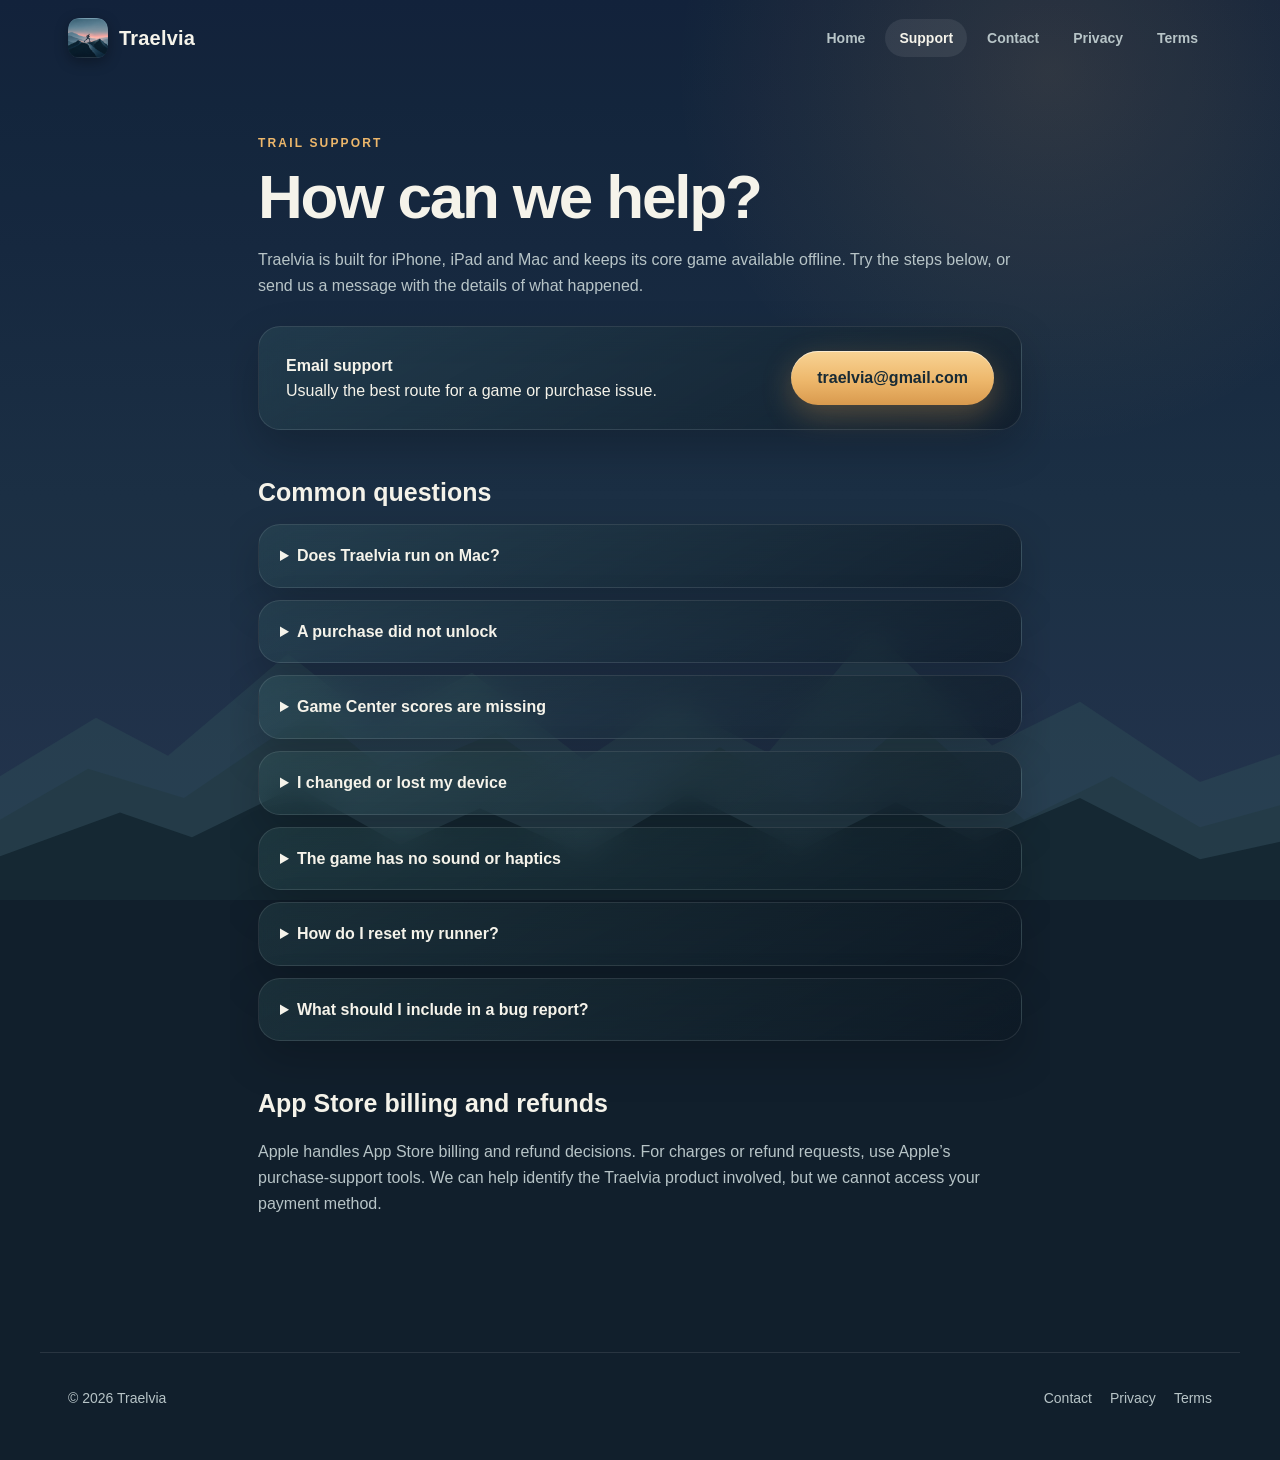
<file: support.html>
<!doctype html><html lang="en"><head><meta charset="utf-8"><meta name="viewport" content="width=device-width,initial-scale=1"><title>Support — Traelvia</title><meta name="description" content="Help and support for Traelvia on iPhone, iPad and Mac."><link rel="canonical" href="https://traelvia.github.io/support.html"><link rel="icon" href="icon.png"><link rel="stylesheet" href="styles.css"><script src="site.js" defer></script></head><body><a class="skip" href="#main">Skip to content</a><nav class="nav"><a class="brand" href="./"><img src="icon.png" alt=""><span>Traelvia</span></a><ul><li><a href="./">Home</a></li><li><a href="support.html" aria-current="page">Support</a></li><li><a href="contact.html">Contact</a></li><li><a href="privacy.html">Privacy</a></li><li><a href="terms.html">Terms</a></li></ul></nav><main class="page" id="main"><div class="eyebrow">Trail support</div><h1>How can we help?</h1><p>Traelvia is built for iPhone, iPad and Mac and keeps its core game available offline. Try the steps below, or send us a message with the details of what happened.</p><div class="contact-box glass"><span><strong>Email support</strong><br>Usually the best route for a game or purchase issue.</span><a class="button" href="mailto:traelvia@gmail.com?subject=Traelvia%20support">traelvia@gmail.com</a></div><section class="faq"><h2>Common questions</h2><details class="glass"><summary>Does Traelvia run on Mac?</summary><p>Yes. Traelvia is a native Mac app (macOS 15 or later) and the same purchase as on iPhone and iPad: course packs you own open on Mac too, and with iCloud your runner, records, cairns and kit follow you between your devices. Hold the mouse or trackpad button, or the Space bar, to push. Esc pauses, closes windows and goes back; Return presses the main button; drag lists with the mouse to scroll them. The game plays in one landscape window that you can resize or make full screen, and Settings is in the Traelvia menu (⌘,).</p></details><details class="glass"><summary>A purchase did not unlock</summary><p>Make sure the device is signed into the Apple Account used for the purchase (on Mac, in the App Store app) and has an internet connection. Select a course of the pack, or the Endless traverse for the All Mountain Pass, and use Restore Purchases in its panel; a pack bought on iPhone or iPad unlocks on Mac the same way. Consumable cairn packs are delivered from their StoreKit transaction and are not restored like non-consumable products. If a completed charge was not delivered, include the product, approximate purchase time and App Store receipt status in your email—never send full payment-card details.</p></details><details class="glass"><summary>Game Center scores are missing</summary><p>Check that Game Center is signed in under Settings on your device, then reopen Traelvia while online. Local records still work while signed out. Scores that do not meet a leaderboard’s current rules may remain local.</p></details><details class="glass"><summary>I changed or lost my device</summary><p>With iCloud turned on for Traelvia, your runner, records, stars, achievements, Endless tables, cairns, kit and supplies come back on a new iPhone, iPad or Mac signed in to the same Apple Account; sound, language and units stay per device. Without iCloud, progress lives on the device and returns only from a device backup. Course packs can always be restored with the same Apple Account (Restore Purchases in a pack’s course panel).</p></details><details class="glass"><summary>The game has no sound or haptics</summary><p>Check Music, Volume and Haptics in Traelvia Settings. Also check the device volume, Silent Mode, Focus settings and whether audio is routed to headphones or another device. A Mac has no haptics for games, so Settings shows them as unavailable there.</p></details><details class="glass"><summary>How do I reset my runner?</summary><p>Use the reset option in Traelvia Settings. Read the confirmation carefully: runner and record data can be removed, while purchase safeguards and paid value may be preserved so purchases are not delivered twice.</p></details><details class="glass"><summary>What should I include in a bug report?</summary><p>Please include your iPhone, iPad or Mac model, iOS/iPadOS/macOS version, Traelvia version, course and game mode, what you expected, what happened, and steps that reproduce it. A screenshot is helpful. Do not include passwords, payment-card details or other sensitive information.</p></details></section><h2>App Store billing and refunds</h2><p>Apple handles App Store billing and refund decisions. For charges or refund requests, use Apple’s purchase-support tools. We can help identify the Traelvia product involved, but we cannot access your payment method.</p></main><footer><span>© <span data-year>2026</span> Traelvia</span><nav><a href="contact.html">Contact</a><a href="privacy.html">Privacy</a><a href="terms.html">Terms</a></nav></footer></body></html>
</file>
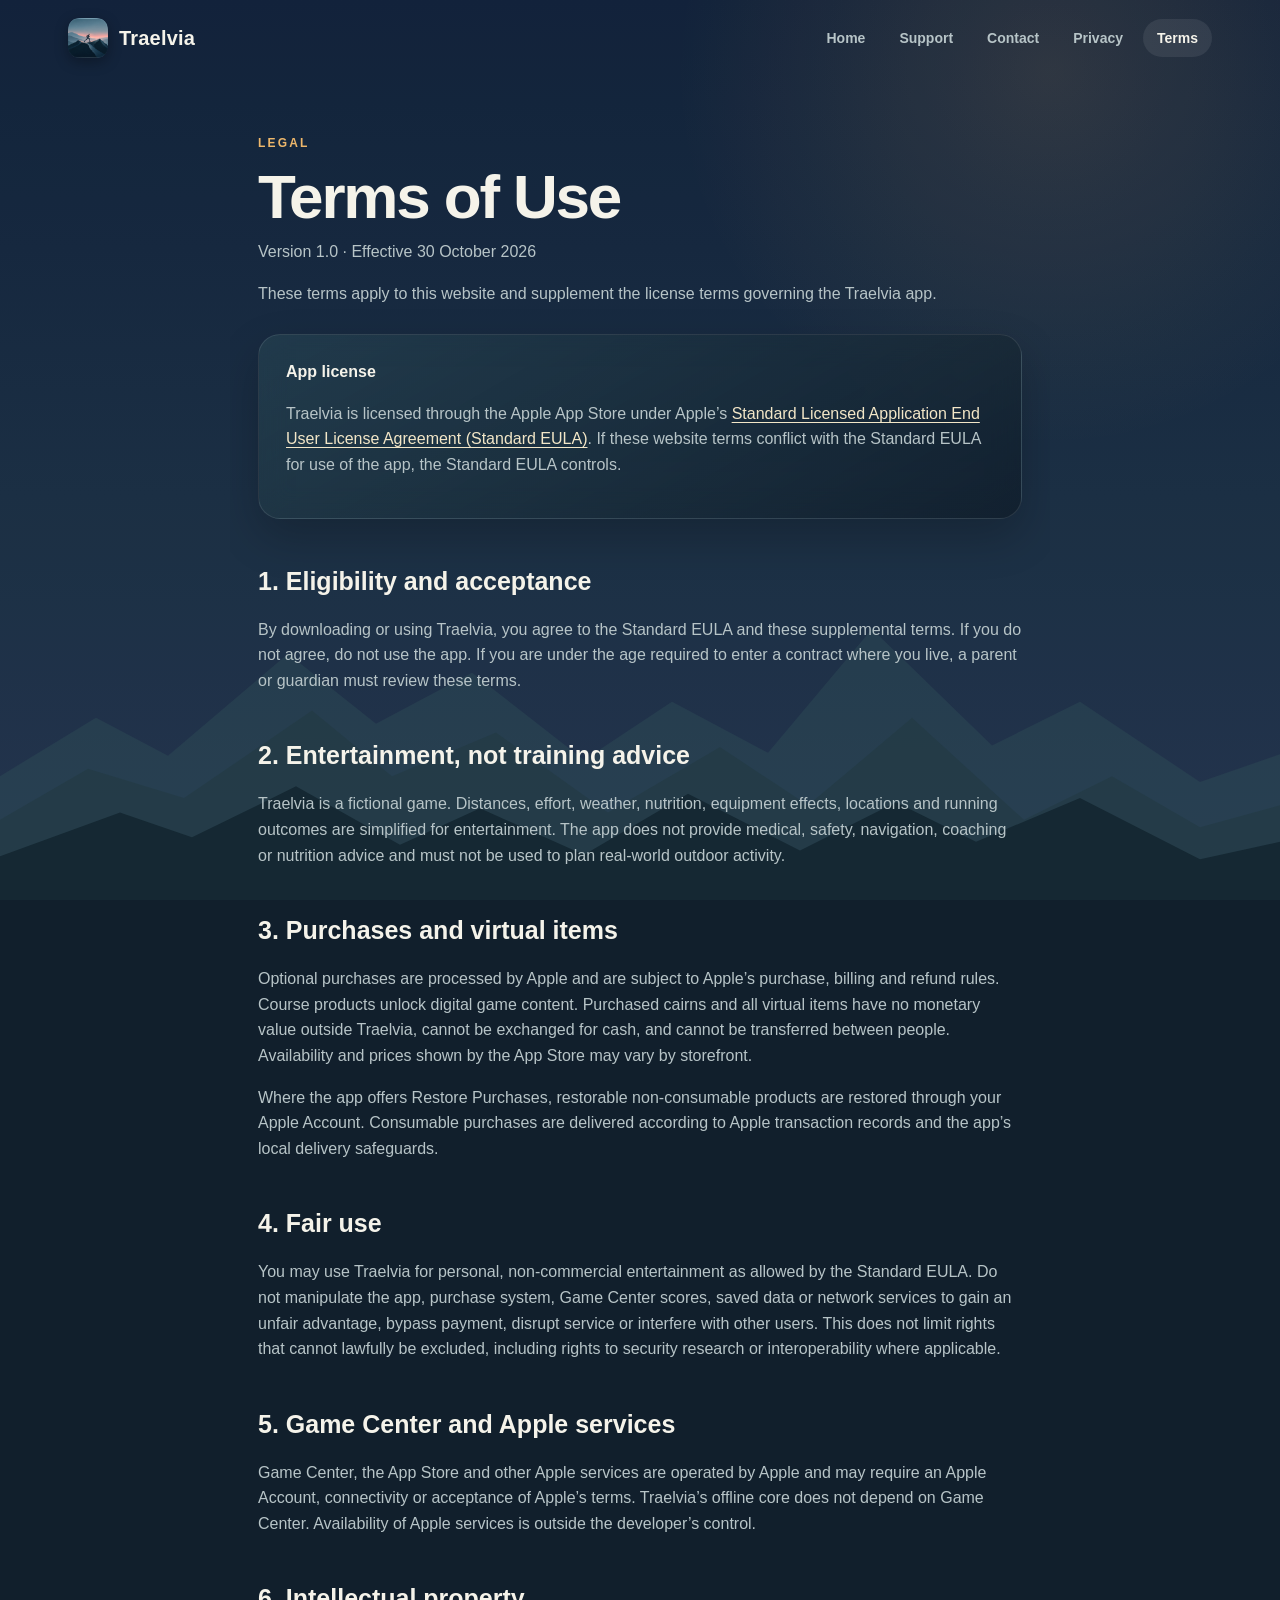
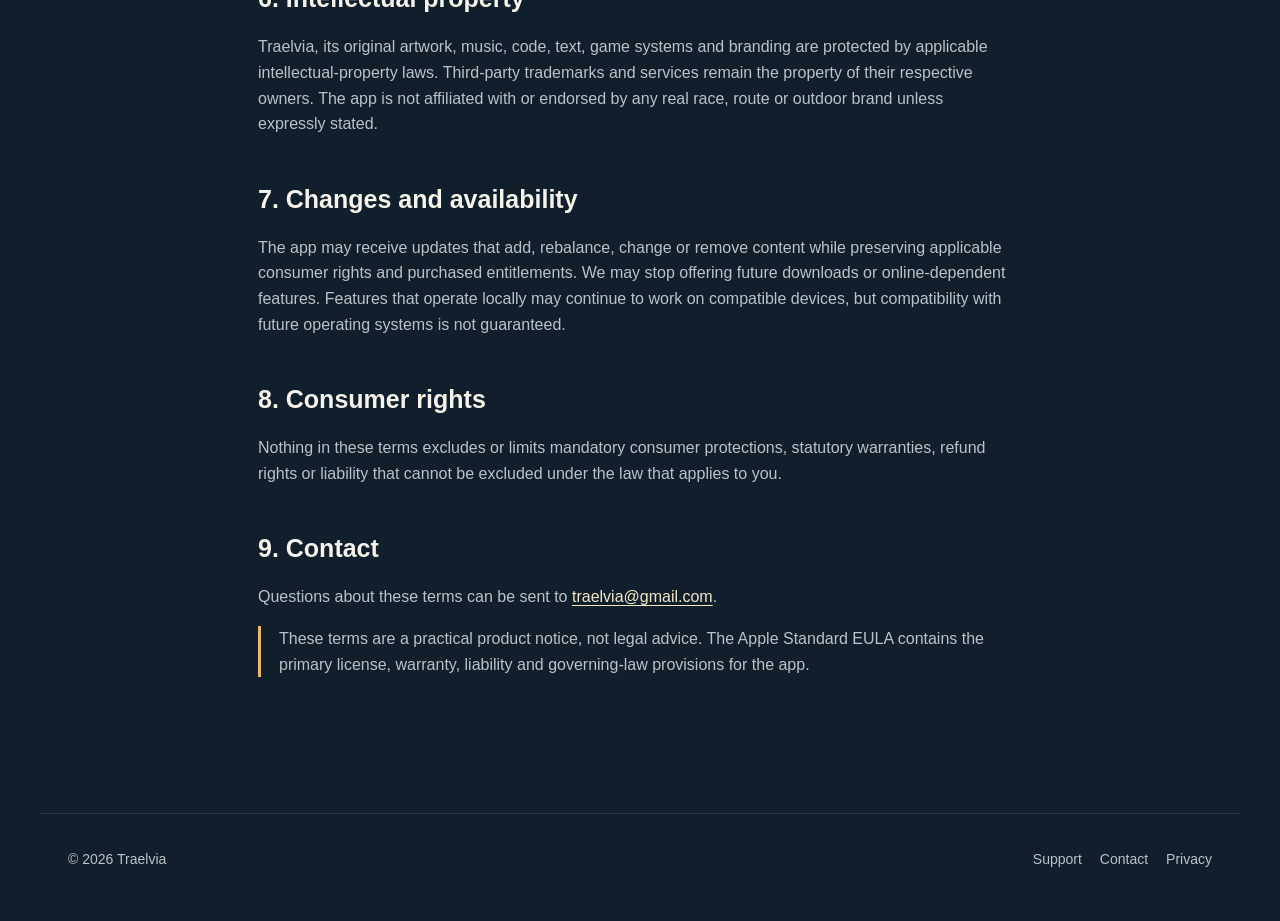
<file: terms.html>
<!doctype html><html lang="en"><head><meta charset="utf-8"><meta name="viewport" content="width=device-width,initial-scale=1"><title>Terms of Use — Traelvia</title><meta name="description" content="Terms of use for Traelvia."><link rel="canonical" href="https://traelvia.github.io/terms.html"><link rel="icon" href="icon.png"><link rel="stylesheet" href="styles.css"><script src="site.js" defer></script></head><body><a class="skip" href="#main">Skip to content</a><nav class="nav"><a class="brand" href="./"><img src="icon.png" alt=""><span>Traelvia</span></a><ul><li><a href="./">Home</a></li><li><a href="support.html">Support</a></li><li><a href="contact.html">Contact</a></li><li><a href="privacy.html">Privacy</a></li><li><a href="terms.html" aria-current="page">Terms</a></li></ul></nav><main class="page" id="main"><div class="eyebrow">Legal</div><h1>Terms of Use</h1><p class="effective">Version 1.0 · Effective 30 October 2026</p><p>These terms apply to this website and supplement the license terms governing the Traelvia app.</p><div class="summary glass"><strong>App license</strong><p>Traelvia is licensed through the Apple App Store under Apple’s <a href="https://www.apple.com/legal/internet-services/itunes/dev/stdeula/">Standard Licensed Application End User License Agreement (Standard EULA)</a>. If these website terms conflict with the Standard EULA for use of the app, the Standard EULA controls.</p></div><h2>1. Eligibility and acceptance</h2><p>By downloading or using Traelvia, you agree to the Standard EULA and these supplemental terms. If you do not agree, do not use the app. If you are under the age required to enter a contract where you live, a parent or guardian must review these terms.</p><h2>2. Entertainment, not training advice</h2><p>Traelvia is a fictional game. Distances, effort, weather, nutrition, equipment effects, locations and running outcomes are simplified for entertainment. The app does not provide medical, safety, navigation, coaching or nutrition advice and must not be used to plan real-world outdoor activity.</p><h2>3. Purchases and virtual items</h2><p>Optional purchases are processed by Apple and are subject to Apple’s purchase, billing and refund rules. Course products unlock digital game content. Purchased cairns and all virtual items have no monetary value outside Traelvia, cannot be exchanged for cash, and cannot be transferred between people. Availability and prices shown by the App Store may vary by storefront.</p><p>Where the app offers Restore Purchases, restorable non-consumable products are restored through your Apple Account. Consumable purchases are delivered according to Apple transaction records and the app’s local delivery safeguards.</p><h2>4. Fair use</h2><p>You may use Traelvia for personal, non-commercial entertainment as allowed by the Standard EULA. Do not manipulate the app, purchase system, Game Center scores, saved data or network services to gain an unfair advantage, bypass payment, disrupt service or interfere with other users. This does not limit rights that cannot lawfully be excluded, including rights to security research or interoperability where applicable.</p><h2>5. Game Center and Apple services</h2><p>Game Center, the App Store and other Apple services are operated by Apple and may require an Apple Account, connectivity or acceptance of Apple’s terms. Traelvia’s offline core does not depend on Game Center. Availability of Apple services is outside the developer’s control.</p><h2>6. Intellectual property</h2><p>Traelvia, its original artwork, music, code, text, game systems and branding are protected by applicable intellectual-property laws. Third-party trademarks and services remain the property of their respective owners. The app is not affiliated with or endorsed by any real race, route or outdoor brand unless expressly stated.</p><h2>7. Changes and availability</h2><p>The app may receive updates that add, rebalance, change or remove content while preserving applicable consumer rights and purchased entitlements. We may stop offering future downloads or online-dependent features. Features that operate locally may continue to work on compatible devices, but compatibility with future operating systems is not guaranteed.</p><h2>8. Consumer rights</h2><p>Nothing in these terms excludes or limits mandatory consumer protections, statutory warranties, refund rights or liability that cannot be excluded under the law that applies to you.</p><h2>9. Contact</h2><p>Questions about these terms can be sent to <a href="mailto:traelvia@gmail.com">traelvia@gmail.com</a>.</p><p class="legal-note">These terms are a practical product notice, not legal advice. The Apple Standard EULA contains the primary license, warranty, liability and governing-law provisions for the app.</p></main><footer><span>© <span data-year>2026</span> Traelvia</span><nav><a href="support.html">Support</a><a href="contact.html">Contact</a><a href="privacy.html">Privacy</a></nav></footer></body></html>
</file>
<file: styles.css>
/* Traelvia website. Palette and shapes follow docs/DESIGN_SYSTEM.md and the in-game HUD. */
:root {
  --ink: #172a35;
  --night: #111f2c;
  --scrim: #0c1722;
  --cream: #f5f3ea;
  --muted: #b7c4c7;
  --amber: #edb76b;
  --amber-soft: #f3c983;
  --amber-deep: #d99a4e;
  --pine: #477b78;
  --trail: #f3e7c8;
  --success: #88bda8;
  --water: #9cc8ea;
  --critical: #f28c80;
  --line: rgba(255, 255, 255, .1);
  --hud: rgba(28, 44, 56, .78);
  --hud-strong: rgba(20, 34, 45, .9);
  --max: 1200px;
  --radius: 22px;

  /* Sky values are driven by site.js as the page scrolls (night → dawn → day → dusk → night). */
  --sky-top: #13233d;
  --sky-bottom: #30445e;
  --ridge-1: #3c526b;
  --ridge-2: #2d4257;
  --ridge-3: #21374b;
  --stars: 1;
  --sun: 0;
  --sun-x: 70vw;
  --sun-y: 30vh;
  --ridge-shift: 0px;
  color-scheme: dark;
}

* { box-sizing: border-box; }
html { scroll-behavior: smooth; -webkit-text-size-adjust: 100%; scroll-padding-top: 84px; }
body {
  margin: 0;
  background: var(--night);
  color: var(--cream);
  font: 16px/1.6 -apple-system, BlinkMacSystemFont, "SF Pro Text", "Segoe UI", Roboto, sans-serif;
  -webkit-font-smoothing: antialiased;
}
body:not(.home)::before {
  content: "";
  position: fixed;
  inset: 0;
  z-index: -1;
  pointer-events: none;
  background:
    url(ridge.svg) bottom / 100% 34vh no-repeat,
    radial-gradient(circle at 82% 8%, rgba(237, 183, 107, .14), transparent 28%),
    linear-gradient(180deg, #13233d 0%, #1d3147 55%, #283853 100%);
  opacity: .9;
}
a { color: var(--trail); text-underline-offset: 3px; }
a:hover { color: var(--amber); }
img { max-width: 100%; height: auto; display: block; }
h1, h2, h3 { text-wrap: balance; }
p { text-wrap: pretty; }
.ic { width: 22px; height: 22px; fill: currentColor; flex: none; }
.muted { color: var(--muted); }

.skip {
  position: absolute; left: 16px; top: -80px; z-index: 50;
  padding: 10px 14px; background: var(--cream); color: var(--ink); border-radius: 12px;
}
.skip:focus { top: 12px; }
:focus-visible { outline: 3px solid var(--amber); outline-offset: 3px; border-radius: 8px; }

/* ---------- Navigation ---------- */
.nav {
  max-width: var(--max); margin: auto; padding: 18px 28px;
  display: flex; align-items: center; gap: 28px; position: relative; z-index: 5;
}
.brand {
  display: flex; align-items: center; gap: 11px; color: var(--cream);
  font-size: 20px; font-weight: 800; text-decoration: none; letter-spacing: .01em;
}
.brand img { width: 40px; height: 40px; border-radius: 11px; box-shadow: 0 4px 14px rgba(0, 0, 0, .3); }
.nav ul { display: flex; gap: 6px; list-style: none; margin: 0 0 0 auto; padding: 0; }
.nav a:not(.brand) {
  display: block; padding: 8px 14px; border-radius: 999px;
  color: var(--muted); text-decoration: none; font-weight: 650; font-size: 14px;
  transition: color .2s, background .2s;
}
.nav a:not(.brand):hover, .nav a[aria-current=page] { color: var(--cream); background: rgba(255, 255, 255, .08); }
.site-nav { position: fixed; top: 0; left: 0; right: 0; z-index: 30; transition: background .35s, box-shadow .35s, backdrop-filter .35s; }
.site-nav.is-scrolled {
  background: rgba(17, 31, 44, .72);
  backdrop-filter: blur(18px) saturate(1.3);
  -webkit-backdrop-filter: blur(18px) saturate(1.3);
  box-shadow: 0 1px 0 var(--line), 0 10px 30px rgba(0, 0, 0, .2);
}

/* ---------- Scroll-driven sky ---------- */
.sky { position: fixed; inset: 0; z-index: -1; overflow: hidden; pointer-events: none; background: linear-gradient(180deg, var(--sky-top), var(--sky-bottom)); }
.sky > * { z-index: 1; }
.sky::after { content: ""; position: absolute; inset: 0; z-index: 0; background: linear-gradient(180deg, rgba(12, 23, 34, .78), rgba(12, 23, 34, .62) 55%, rgba(12, 23, 34, .2)); }
.sky-stars, .sky-stars::before {
  position: absolute; inset: 0 0 35%; opacity: var(--stars);
  background-image:
    radial-gradient(1.4px 1.4px at 12% 18%, #fff, transparent),
    radial-gradient(1px 1px at 28% 42%, #fff, transparent),
    radial-gradient(1.6px 1.6px at 44% 12%, #fff, transparent),
    radial-gradient(1px 1px at 63% 33%, #fff, transparent),
    radial-gradient(1.3px 1.3px at 78% 8%, #fff, transparent),
    radial-gradient(1px 1px at 91% 28%, #fff, transparent),
    radial-gradient(1px 1px at 6% 56%, #fff, transparent),
    radial-gradient(1.2px 1.2px at 52% 60%, #fff, transparent);
  background-size: 420px 320px;
  mask-image: linear-gradient(#000, transparent);
  -webkit-mask-image: linear-gradient(#000, transparent);
}
.sky-stars::before { content: ""; inset: 0; background-size: 260px 210px; background-position: 90px 40px; animation: twinkle 5s ease-in-out infinite alternate; }
.sky-sun {
  position: absolute; left: 0; top: 0; width: 220px; height: 220px; margin: -110px 0 0 -110px; border-radius: 50%;
  transform: translate(var(--sun-x), var(--sun-y)); opacity: var(--sun);
  background: radial-gradient(circle, #fff7dd 0 18%, rgba(247, 194, 138, .55) 24%, rgba(237, 183, 107, .12) 48%, transparent 70%);
}
.sky-fog {
  position: absolute; left: -50%; right: -50%; bottom: 14vh; height: 22vh; opacity: .35;
  background: radial-gradient(ellipse at 30% 60%, rgba(245, 243, 234, .35), transparent 60%), radial-gradient(ellipse at 75% 50%, rgba(245, 243, 234, .25), transparent 55%);
  animation: drift 60s linear infinite alternate;
}
.sky-ridges { position: absolute; left: 0; bottom: 0; width: 100%; height: 34vh; transform: translateY(var(--ridge-shift)); }
.ridge { transition: fill .2s linear; }
.r1 { fill: var(--ridge-1); opacity: .55; }
.r2 { fill: var(--ridge-2); opacity: .8; }
.r3 { fill: var(--ridge-3); }

/* ---------- Hero ---------- */
.hero { position: relative; min-height: max(640px, 100svh); display: flex; align-items: center; overflow: hidden; isolation: isolate; }
.hero-media { position: absolute; inset: 0; z-index: -1; background: #2f4866; }
.hero-poster, .hero-video { position: absolute; inset: 0; width: 100%; height: 100%; object-fit: cover; object-position: 60% 50%; }
.hero-video { opacity: 0; transition: opacity 1.2s ease; }
.hero-video.is-playing { opacity: 1; }
.hero-media picture { animation: slowzoom 30s ease-in-out infinite alternate; position: absolute; inset: 0; }
.hero-shade {
  position: absolute; inset: 0;
  background:
    linear-gradient(90deg, rgba(12, 23, 34, .82) 0%, rgba(12, 23, 34, .5) 38%, rgba(12, 23, 34, 0) 70%),
    linear-gradient(180deg, rgba(12, 23, 34, .45) 0%, transparent 22%, transparent 62%, var(--night) 100%);
}
.hero-snow, .hero-snow::before {
  position: absolute; inset: -100% 0 0; opacity: .5;
  background-image:
    radial-gradient(2px 2px at 10% 20%, #fff, transparent),
    radial-gradient(2.5px 2.5px at 30% 60%, #fff, transparent),
    radial-gradient(1.5px 1.5px at 55% 35%, #fff, transparent),
    radial-gradient(2px 2px at 80% 75%, #fff, transparent),
    radial-gradient(1.5px 1.5px at 92% 15%, #fff, transparent);
  background-size: 360px 360px;
  animation: snow 18s linear infinite;
}
.hero-snow::before { content: ""; inset: 0; background-size: 520px 520px; animation-duration: 28s; opacity: .7; }
.hero-inner { max-width: var(--max); width: 100%; margin: auto; padding: 120px 28px 140px; position: relative; z-index: 2; }
.kicker, .eyebrow { color: var(--amber); font-size: 12px; font-weight: 800; letter-spacing: .18em; text-transform: uppercase; margin: 0; }
.hero h1 {
  font-size: clamp(54px, 8.4vw, 116px); line-height: .9; letter-spacing: -.05em; margin: 18px 0 24px; max-width: 9.5ch;
  text-shadow: 0 6px 40px rgba(12, 23, 34, .45);
}
.hero h1 em { font-style: normal; background: linear-gradient(100deg, #fff1cf, var(--amber) 45%, #e59a58); -webkit-background-clip: text; background-clip: text; color: transparent; }
.lead { font-size: clamp(18px, 2vw, 23px); line-height: 1.45; color: rgba(245, 243, 234, .86); max-width: 560px; margin: 0 0 32px; }
.actions { display: flex; align-items: center; gap: 14px; flex-wrap: wrap; }
.actions.center { justify-content: center; }
.hero-facts { display: flex; flex-wrap: wrap; gap: 8px 22px; list-style: none; padding: 0; margin: 34px 0 0; color: var(--muted); font-size: 14px; font-weight: 600; }
.hero-facts li { display: flex; align-items: center; gap: 6px; }
.hero-facts li + li::before { content: ""; width: 4px; height: 4px; border-radius: 50%; background: var(--amber); margin-right: 16px; }
.hero-facts b { color: var(--cream); font-size: 17px; font-variant-numeric: tabular-nums; }
.scroll-cue { position: absolute; left: 50%; bottom: 26px; width: 26px; height: 42px; margin-left: -13px; border: 2px solid rgba(245, 243, 234, .5); border-radius: 14px; z-index: 3; }
.scroll-cue span { position: absolute; left: 50%; top: 8px; width: 4px; height: 8px; margin-left: -2px; border-radius: 2px; background: var(--cream); animation: cue 1.8s ease-in-out infinite; }

/* ---------- Buttons (amber capsule = the in-game pack button) ---------- */
.button {
  display: inline-flex; align-items: center; justify-content: center; gap: 10px; min-height: 54px; padding: 0 26px;
  border-radius: 999px; border: 0; cursor: default;
  background: linear-gradient(180deg, #f8d394, var(--amber) 55%, var(--amber-deep));
  color: var(--ink); font-weight: 800; font-size: 16px; text-decoration: none;
  box-shadow: inset 0 1px 0 rgba(255, 255, 255, .55), 0 10px 30px rgba(217, 154, 78, .32);
  transition: transform .2s, filter .2s, box-shadow .2s;
}
a.button { cursor: pointer; }
a.button:hover { color: var(--ink); filter: brightness(1.06); transform: translateY(-2px); }
.button.store { line-height: 1.1; text-align: left; padding-left: 20px; }
.button.store .ic { width: 26px; height: 26px; }
.button.store small { display: block; font-size: 11px; font-weight: 650; opacity: .75; }
.button.ghost {
  background: rgba(28, 44, 56, .55); color: var(--cream); border: 1px solid rgba(255, 255, 255, .16); box-shadow: none;
  backdrop-filter: blur(14px); -webkit-backdrop-filter: blur(14px);
}
.button.ghost:hover { color: var(--cream); background: rgba(28, 44, 56, .75); }

/* ---------- HUD primitives ---------- */
.hud {
  background: var(--hud); border: 1px solid rgba(255, 255, 255, .07); border-radius: 18px;
  box-shadow: 0 10px 30px rgba(0, 0, 0, .22);
  backdrop-filter: blur(16px) saturate(1.2); -webkit-backdrop-filter: blur(16px) saturate(1.2);
}
.hud-panel {
  background: linear-gradient(160deg, rgba(36, 56, 70, .82), rgba(17, 31, 44, .86));
  border: 1px solid rgba(255, 255, 255, .08); border-radius: 28px;
  box-shadow: 0 30px 80px rgba(0, 0, 0, .35), inset 0 1px 0 rgba(255, 255, 255, .06);
  backdrop-filter: blur(18px); -webkit-backdrop-filter: blur(18px);
}
.chip { display: inline-flex; align-items: center; gap: 12px; padding: 10px 18px 10px 14px; line-height: 1.15; color: var(--cream); }
.chip b { display: block; font-size: 20px; font-weight: 650; font-variant-numeric: tabular-nums; }
.chip small { display: block; color: var(--muted); font-size: 13px; }
.chip.sm { font-size: 14px; font-weight: 650; padding: 9px 16px 9px 12px; gap: 9px; border-radius: 999px; }
.chip.sm .ic { width: 20px; height: 20px; color: var(--amber); }
.dial { width: 36px; height: 36px; border-radius: 50%; background: conic-gradient(from 200deg, #283853 0 40%, #f1baa5 52%, #edb76b 58%, #77aabf 70%, #283853 85%); border: 2px solid rgba(255, 255, 255, .35); position: relative; }
.dial::after { content: ""; position: absolute; left: 50%; top: 50%; width: 9px; height: 9px; margin: -4.5px; border-radius: 50%; background: #fff3c9; box-shadow: 0 0 10px #edb76b; transform: rotate(var(--dial, 230deg)) translateY(-11px); }

.hud-float { position: absolute; inset: 0; z-index: 2; pointer-events: none; max-width: 1400px; margin: auto; }
.hud-float .chip { position: absolute; animation: float 7s ease-in-out infinite; }
.hud-float .c1 { right: 30%; top: 16%; animation-delay: -1s; }
.hud-float .c2 { right: 9%; top: 26%; animation-delay: -3s; }
.hud-float .c3 { right: 14%; bottom: 20%; animation-delay: -5s; }
.profile-chip { flex-direction: column; align-items: stretch; gap: 6px; padding: 12px 16px; width: 240px; }
.pc-head { display: flex; align-items: center; gap: 10px; }
.mini-profile { width: 100%; height: 56px; }
.mp-fill { fill: rgba(71, 123, 120, .45); }
.mp-line { fill: none; stroke: var(--amber); stroke-width: 3; stroke-linejoin: round; stroke-dasharray: 320; stroke-dashoffset: 320; animation: draw 3s ease-out .6s forwards; vector-effect: non-scaling-stroke; }
.mp-dot { fill: #fff; stroke: var(--ink); stroke-width: 2; }

/* ---------- Sections ---------- */
main { overflow: clip; }
.section { max-width: var(--max); margin: auto; padding: 110px 28px; position: relative; }
.section.narrow-top { padding-bottom: 36px; }
.section h2, .page h1 { font-size: clamp(36px, 5vw, 62px); line-height: 1.03; letter-spacing: -.035em; margin: 12px 0 18px; }
.section-lead { color: var(--muted); font-size: 19px; max-width: 640px; margin: 0 0 40px; }
.split { display: grid; grid-template-columns: .9fr 1.1fr; gap: 56px; align-items: center; margin-bottom: 64px; }
.try-hint { display: inline-flex; align-items: center; gap: 12px; color: var(--cream); font-weight: 650; margin: 0; padding: 12px 18px; border-radius: 999px; background: rgba(237, 183, 107, .12); border: 1px solid rgba(237, 183, 107, .3); }
.pulse-dot { width: 10px; height: 10px; border-radius: 50%; background: var(--amber); box-shadow: 0 0 0 0 rgba(237, 183, 107, .7); animation: pulse 1.8s infinite; flex: none; }

/* Interactive pacing demo */
.demo { padding: 22px; user-select: none; -webkit-user-select: none; -webkit-touch-callout: none; touch-action: pan-y; cursor: pointer; position: relative; overflow: hidden; }
.demo.is-holding { box-shadow: 0 30px 80px rgba(0, 0, 0, .35), 0 0 0 2px rgba(237, 183, 107, .5), inset 0 1px 0 rgba(255, 255, 255, .06); }
.demo-top { display: flex; gap: 12px; flex-wrap: wrap; }
.demo-top .chip { background: rgba(12, 23, 34, .45); flex: 1 1 150px; min-width: 0; }
.demo-top .ic { color: var(--cream); }
.demo-profile { width: 100%; height: auto; aspect-ratio: 3 / 1; margin: 18px 0 8px; overflow: visible; }
.dp-fill { fill: url(#demoFill); }
.dp-line { fill: none; stroke: rgba(243, 231, 200, .3); stroke-width: 4; stroke-linecap: round; }
.dp-done { fill: none; stroke: var(--amber); stroke-width: 5; stroke-linecap: round; filter: drop-shadow(0 0 6px rgba(237, 183, 107, .6)); }
.dp-dot { fill: #fff; stroke: var(--ink); stroke-width: 2.5; }
.dp-halo { fill: rgba(237, 183, 107, .25); }
.demo-bars { display: grid; gap: 10px; }
.bar-row { display: grid; grid-template-columns: 30px 1fr 42px; align-items: center; gap: 12px; padding: 10px 14px; border-radius: 16px; background: rgba(12, 23, 34, .5); }
.bar-row.effort { grid-template-columns: 30px 1fr; }
.bar-row b { text-align: right; font-variant-numeric: tabular-nums; font-size: 18px; }
.bolt { color: var(--cream); }
.lungs { color: var(--critical); width: 28px; height: 28px; }
.bar { position: relative; height: 10px; border-radius: 6px; background: rgba(255, 255, 255, .12); overflow: hidden; }
.bar.tall { height: 26px; border-radius: 14px; }
.fill { position: absolute; inset: 0 auto 0 0; width: 100%; border-radius: inherit; transform-origin: left; transform: scaleX(var(--v, 1)); }
.stamina { background: var(--success); }
.stamina.is-low { background: var(--critical); }
.effort-fill { background: var(--success); transform: scaleX(var(--v, .3)); transition: background .25s; }
.effort-fill.is-over { background: var(--amber); }
.breath { position: absolute; top: 3px; bottom: 3px; width: 3px; margin-left: -1.5px; border-radius: 2px; background: #fff; left: var(--b, 70%); }
.demo-status { margin: 14px 2px 0; color: var(--muted); font-weight: 650; text-align: center; min-height: 1.6em; }

.features { display: grid; grid-template-columns: repeat(3, 1fr); gap: 18px; }
.card, .glass {
  background: linear-gradient(150deg, rgba(71, 123, 120, .2), rgba(12, 23, 34, .6));
  border: 1px solid var(--line); border-radius: var(--radius); box-shadow: 0 18px 45px rgba(0, 0, 0, .2);
  backdrop-filter: blur(14px); -webkit-backdrop-filter: blur(14px);
}
.card { padding: 28px; transition: transform .3s, border-color .3s; }
.card:hover { transform: translateY(-4px); border-color: rgba(237, 183, 107, .35); }
.card .number { display: block; color: var(--amber); font-size: 12px; font-weight: 800; letter-spacing: .16em; text-transform: uppercase; margin-top: 18px; }
.card h3 { font-size: 22px; margin: 6px 0 8px; }
.card p { color: var(--muted); margin: 0; }
.badge-ic { display: grid; place-items: center; width: 52px; height: 52px; border-radius: 16px; background: linear-gradient(180deg, #f8d394, var(--amber-deep)); color: var(--ink); }
.badge-ic svg { width: 26px; height: 26px; fill: currentColor; }
.badge-ic.teal { background: linear-gradient(180deg, #a5d4c2, #5f9c8f); }
.badge-ic.cream { background: linear-gradient(180deg, #fffaf0, #d9d2bd); }

/* Gallery */
.gallery { max-width: 1320px; margin: 0 auto; padding: 0 28px 110px; }
.stage {
  position: relative; aspect-ratio: 1600 / 736; border-radius: 30px; overflow: hidden; background: var(--ink);
  box-shadow: 0 40px 100px rgba(0, 0, 0, .45), 0 0 0 1px rgba(255, 255, 255, .08);
}
.stage::after { content: ""; position: absolute; inset: 0; border-radius: inherit; box-shadow: inset 0 0 0 10px rgba(12, 23, 34, .9), inset 0 0 0 11px rgba(255, 255, 255, .07); pointer-events: none; }
.shot { position: absolute; inset: 0; margin: 0; opacity: 0; transition: opacity .9s ease; }
.shot img { width: 100%; height: 100%; object-fit: cover; transform: scale(1.06); transition: transform 7s ease-out; }
.shot.is-active { opacity: 1; }
.shot.is-active img { transform: scale(1); }
.gallery-tabs { display: grid; grid-template-columns: repeat(6, 1fr); gap: 10px; margin-top: 18px; }
.gallery-tabs button {
  position: relative; overflow: hidden; text-align: left; font: inherit; color: var(--muted); cursor: pointer;
  padding: 14px 16px 18px; border-radius: 16px; border: 1px solid var(--line); background: rgba(28, 44, 56, .55);
  transition: background .25s, color .25s, border-color .25s;
}
.gallery-tabs button:hover { color: var(--cream); background: rgba(28, 44, 56, .8); }
.gallery-tabs button[aria-selected=true] { color: var(--cream); background: rgba(36, 56, 70, .92); border-color: rgba(237, 183, 107, .4); }
.gallery-tabs .t-n { display: block; color: var(--amber); font-size: 12px; font-weight: 800; letter-spacing: .14em; }
.gallery-tabs b { display: block; font-size: 15px; margin: 2px 0; }
.gallery-tabs small { display: block; font-size: 12.5px; line-height: 1.35; color: var(--muted); }
.t-progress { position: absolute; left: 0; bottom: 0; height: 3px; width: 100%; background: var(--amber); transform: scaleX(0); transform-origin: left; }
[aria-selected=true] .t-progress { animation: progress var(--dur, 6s) linear forwards; }
.gallery.is-paused [aria-selected=true] .t-progress { animation-play-state: paused; }

/* Day cycle */
.day h2 { font-size: clamp(36px, 4.2vw, 54px); }
.day { display: grid; grid-template-columns: 1fr 1.1fr; gap: 50px; align-items: start; }
.timeline { list-style: none; margin: 0; padding: 0; display: grid; grid-template-columns: repeat(2, 1fr); gap: 16px; }
.timeline li { position: relative; padding: 22px 22px 22px; border-radius: var(--radius); background: rgba(28, 44, 56, .6); border: 1px solid var(--line); overflow: hidden; backdrop-filter: blur(12px); -webkit-backdrop-filter: blur(12px); }
.timeline li::before { content: ""; position: absolute; inset: 0 0 auto; height: 70px; opacity: .55; background: linear-gradient(180deg, var(--a), transparent); }
.timeline li > * { position: relative; }
.t-night { --a: #30445e; }
.t-dawn { --a: #f1baa5; }
.t-day { --a: #77aabf; }
.t-dusk { --a: #bd7892; }
.t-time { display: inline-block; font-variant-numeric: tabular-nums; font-weight: 700; font-size: 13px; padding: 3px 10px; border-radius: 999px; background: rgba(12, 23, 34, .55); }
.timeline b { display: block; font-size: 21px; margin: 12px 0 4px; }
.timeline p { margin: 0; color: var(--muted); font-size: 15px; }
.conditions { display: flex; flex-wrap: wrap; gap: 10px; margin-top: 40px; }

/* Packs */
.packs { display: grid; grid-template-columns: repeat(auto-fill, minmax(260px, 1fr)); gap: 16px; }
.pack { border-radius: var(--radius); overflow: hidden; background: rgba(23, 38, 50, .82); border: 1px solid var(--line); transition: transform .35s, box-shadow .35s; }
.pack:hover { transform: translateY(-6px); box-shadow: 0 26px 60px rgba(0, 0, 0, .35); }
.pack:first-child { grid-column: span 2; }
.pack-art { position: relative; height: 150px; background: linear-gradient(180deg, var(--s1), var(--s2)); overflow: hidden; }
.pack-art::before, .pack-art::after { content: ""; position: absolute; left: -5%; right: -5%; bottom: 0; transition: transform .6s ease; }
.pack-art::before { height: 75%; background: var(--m1); clip-path: polygon(0 70%, 14% 40%, 26% 56%, 42% 12%, 55% 46%, 70% 26%, 86% 52%, 100% 34%, 100% 100%, 0 100%); }
.pack-art::after { height: 45%; background: var(--m2); clip-path: polygon(0 60%, 18% 30%, 34% 55%, 52% 25%, 68% 50%, 84% 20%, 100% 45%, 100% 100%, 0 100%); }
.pack:hover .pack-art::before { transform: translateX(-2%); }
.pack:hover .pack-art::after { transform: translateX(2%); }
.pack-body { padding: 20px 22px 22px; }
.pack h3 { font-size: 21px; margin: 10px 0 6px; }
.pack p { margin: 0 0 10px; color: var(--muted); font-size: 15px; }
.pack small { color: var(--trail); font-weight: 650; font-variant-numeric: tabular-nums; }
.tag { display: inline-block; font-size: 12px; font-weight: 800; letter-spacing: .06em; padding: 4px 10px; border-radius: 999px; background: rgba(255, 255, 255, .08); color: var(--muted); }
.tag.free { background: rgba(136, 189, 168, .18); color: var(--success); }
.p-trailhead { --s1: #83b5c5; --s2: #f1ddc0; --m1: #4b8180; --m2: #35685f; }
.p-alpine { --s1: #6b87a1; --s2: #f1baa5; --m1: #c3b4c0; --m2: #4e7881; }
.p-dolomites { --s1: #7b8fa9; --s2: #f7c28a; --m1: #ccb6b0; --m2: #5a6979; }
.p-pyrenees { --s1: #77aabf; --s2: #dce9df; --m1: #7eadb1; --m2: #315f58; }
.p-japan { --s1: #3e4b76; --s2: #bd7892; --m1: #a18aa7; --m2: #41536d; }
.p-america { --s1: #83b5c5; --s2: #f1ddc0; --m1: #82a6aa; --m2: #1d3439; }
.p-sky { --s1: #13233d; --s2: #30445e; --m1: #3c526b; --m2: #21374b; }
.p-sky .pack-art { background-image: radial-gradient(1.5px 1.5px at 20% 25%, #fff, transparent), radial-gradient(1px 1px at 60% 15%, #fff, transparent), radial-gradient(1.5px 1.5px at 80% 40%, #fff, transparent), linear-gradient(180deg, var(--s1), var(--s2)); }

/* Modes + devices */
.modes-grid { display: grid; grid-template-columns: .9fr 1.1fr; gap: 56px; align-items: center; }
.modes { display: grid; gap: 12px; margin-top: 30px; }
.mode { display: flex; gap: 16px; align-items: flex-start; padding: 18px 20px; border-radius: 20px; background: rgba(28, 44, 56, .6); border: 1px solid var(--line); }
.mode b { font-size: 18px; }
.mode p { margin: 2px 0 0; color: var(--muted); font-size: 15px; }
.mode-ic { display: grid; place-items: center; width: 46px; height: 46px; border-radius: 14px; background: rgba(237, 183, 107, .16); color: var(--amber); flex: none; }
.mode-ic svg { width: 24px; height: 24px; fill: currentColor; }
.devices { position: relative; padding-bottom: 12%; }
.device { margin: 0; background: #0b141c; border-radius: 30px; padding: 12px; box-shadow: 0 40px 90px rgba(0, 0, 0, .5), 0 0 0 1px rgba(255, 255, 255, .1); }
.device img { border-radius: 20px; width: 100%; }
.device.ipad { width: 88%; }
.device.iphone { position: absolute; right: 0; bottom: 0; width: 62%; border-radius: 26px; padding: 8px; }
.device.iphone img { border-radius: 19px; }
.stats { list-style: none; padding: 0; margin: 80px 0 0; display: grid; grid-template-columns: repeat(4, 1fr); gap: 16px; }
.stats li { padding: 24px; border-radius: var(--radius); text-align: center; background: rgba(28, 44, 56, .55); border: 1px solid var(--line); }
.stats b { display: block; font-size: clamp(36px, 4.4vw, 54px); line-height: 1; letter-spacing: -.03em; color: var(--amber); font-variant-numeric: tabular-nums; }
.stats span { color: var(--muted); font-weight: 600; }

/* Fair */
.fair { padding: 48px; display: grid; grid-template-columns: .8fr 1.2fr; gap: 40px; align-items: center; }
.fair h2 { margin-bottom: 12px; }
.fair ul { columns: 2; gap: 30px; margin: 0; padding: 0; list-style: none; }
.fair li { break-inside: avoid; color: var(--cream); font-weight: 600; padding: 12px 0 12px 34px; position: relative; border-bottom: 1px solid var(--line); }
.fair li::before { content: ""; position: absolute; left: 0; top: 13px; width: 22px; height: 22px; border-radius: 50%; background: rgba(136, 189, 168, .18) url("data:image/svg+xml,%3Csvg xmlns='http://www.w3.org/2000/svg' viewBox='0 0 24 24'%3E%3Cpath d='m6 12 4 4 8-8' fill='none' stroke='%2388bda8' stroke-width='3' stroke-linecap='round' stroke-linejoin='round'/%3E%3C/svg%3E") center / 14px no-repeat; }

/* Finale */
.finale { padding: 120px 28px 170px; text-align: center; position: relative; }
.finale-inner { max-width: 760px; margin: auto; }
.finale-icon { width: 96px; height: 96px; margin: 0 auto 24px; border-radius: 24px; box-shadow: 0 20px 50px rgba(0, 0, 0, .4), 0 0 60px rgba(237, 183, 107, .25); animation: float 6s ease-in-out infinite; }
.finale h2 { font-size: clamp(36px, 5vw, 60px); line-height: 1.04; letter-spacing: -.035em; margin: 0 0 14px; }
.finale .section-lead { margin: 0 auto 30px; }

footer {
  max-width: var(--max); margin: auto; border-top: 1px solid var(--line); padding: 34px 28px 50px;
  display: flex; justify-content: space-between; gap: 20px; flex-wrap: wrap; color: var(--muted); font-size: 14px;
}
.home footer { background: transparent; }
footer nav { display: flex; gap: 18px; flex-wrap: wrap; }
footer a { color: var(--muted); text-decoration: none; }
footer a:hover { color: var(--cream); }

/* Reveal on scroll (only when JS is running, so content never stays hidden). */
.js .reveal { opacity: 0; transform: translateY(28px); transition: opacity .8s ease, transform .8s cubic-bezier(.2, .7, .2, 1); }
.js .reveal.is-visible { opacity: 1; transform: none; }
.js .packs .reveal:nth-child(2), .js .timeline .reveal:nth-child(2) { transition-delay: .08s; }
.js .packs .reveal:nth-child(3), .js .timeline .reveal:nth-child(3) { transition-delay: .16s; }
.js .packs .reveal:nth-child(4), .js .timeline .reveal:nth-child(4) { transition-delay: .24s; }
.js .packs .reveal:nth-child(5) { transition-delay: .08s; }
.js .packs .reveal:nth-child(6) { transition-delay: .16s; }
.js .packs .reveal:nth-child(7) { transition-delay: .24s; }

/* ---------- Content pages (support, privacy, terms, contact, 404) ---------- */
.page { max-width: 820px; margin: auto; padding: 58px 28px 120px; }
.page .effective { color: var(--muted); margin-top: -8px; }
.page h2 { font-size: 25px; margin: 42px 0 10px; }
.page h3 { font-size: 19px; margin: 28px 0 8px; }
.page p, .page li { color: var(--muted); }
.page strong { color: var(--cream); }
.summary, .contact-box { padding: 24px 27px; margin: 28px 0; }
.summary ul { margin: 8px 0 0; padding-left: 20px; }
.contact-box { display: flex; align-items: center; gap: 20px; justify-content: space-between; }
.contact-box .button { cursor: pointer; }
.faq details { padding: 18px 21px; margin: 12px 0; }
.faq summary { font-weight: 750; cursor: pointer; }
.faq p { margin-bottom: 0; }
.legal-note { border-left: 3px solid var(--amber); padding-left: 18px; }

/* ---------- Animations ---------- */
@keyframes float { 0%, 100% { transform: translateY(0); } 50% { transform: translateY(-12px); } }
@keyframes twinkle { from { opacity: .25; } to { opacity: 1; } }
@keyframes drift { from { transform: translateX(-8%); } to { transform: translateX(8%); } }
@keyframes snow { from { transform: translateY(0); } to { transform: translateY(50%); } }
@keyframes slowzoom { from { transform: scale(1); } to { transform: scale(1.08); } }
@keyframes cue { 0% { opacity: 0; transform: translateY(0); } 40% { opacity: 1; } 100% { opacity: 0; transform: translateY(14px); } }
@keyframes draw { to { stroke-dashoffset: 0; } }
@keyframes pulse { 70% { box-shadow: 0 0 0 12px rgba(237, 183, 107, 0); } 100% { box-shadow: 0 0 0 0 rgba(237, 183, 107, 0); } }
@keyframes progress { to { transform: scaleX(1); } }

/* ---------- Responsive ---------- */
@media (max-width: 1080px) {
  .hud-float .c1 { right: 6%; top: 14%; }
  .hud-float .c2 { display: none; }
  .gallery-tabs { grid-template-columns: repeat(3, 1fr); }
}
@media (max-width: 900px) {
  .split, .day, .modes-grid, .fair { grid-template-columns: 1fr; }
  .features { grid-template-columns: 1fr 1fr; }
  .features .card:last-child { grid-column: span 2; }
  .fair ul { columns: 1; }
  .stats { grid-template-columns: repeat(2, 1fr); }
  .hud-float { display: none; }
  .hero-shade { background: linear-gradient(180deg, rgba(12, 23, 34, .55), rgba(12, 23, 34, .35) 40%, var(--night) 100%); }
}
@media (max-width: 620px) {
  .nav { flex-wrap: wrap; padding: 14px 20px; gap: 12px; }
  .nav ul { order: 3; width: 100%; margin: 0 -10px; overflow-x: auto; scrollbar-width: none; }
  .nav a:not(.brand) { white-space: nowrap; padding: 6px 10px; }
  .hero-inner, .section, .page, .gallery { padding-left: 20px; padding-right: 20px; }
  .hero-inner { padding-top: 150px; }
  .section { padding-top: 80px; padding-bottom: 80px; }
  .features { grid-template-columns: 1fr; }
  .features .card:last-child { grid-column: auto; }
  .pack:first-child { grid-column: auto; }
  .gallery-tabs { grid-template-columns: repeat(6, 72%); overflow-x: auto; scroll-snap-type: x mandatory; scrollbar-width: none; }
  .gallery-tabs button { scroll-snap-align: start; }
  .stage { border-radius: 18px; }
  .stage::after { box-shadow: inset 0 0 0 5px rgba(12, 23, 34, .9); }
  .timeline { grid-template-columns: 1fr; }
  .fair { padding: 28px; }
  .contact-box { align-items: flex-start; flex-direction: column; }
  footer { padding-left: 20px; padding-right: 20px; }
  .hero-facts { gap: 8px; }
  .hero-facts li { padding: 6px 12px; border-radius: 999px; background: rgba(28, 44, 56, .6); }
  .hero-facts li + li::before { display: none; }
}

@media (prefers-reduced-motion: reduce) {
  html { scroll-behavior: auto; }
  *, *::before, *::after { animation: none !important; transition-duration: .01ms !important; }
  .mp-line { stroke-dashoffset: 0; }
  .js .reveal { opacity: 1; transform: none; }
  .hero-video { display: none; }
}
</file>
